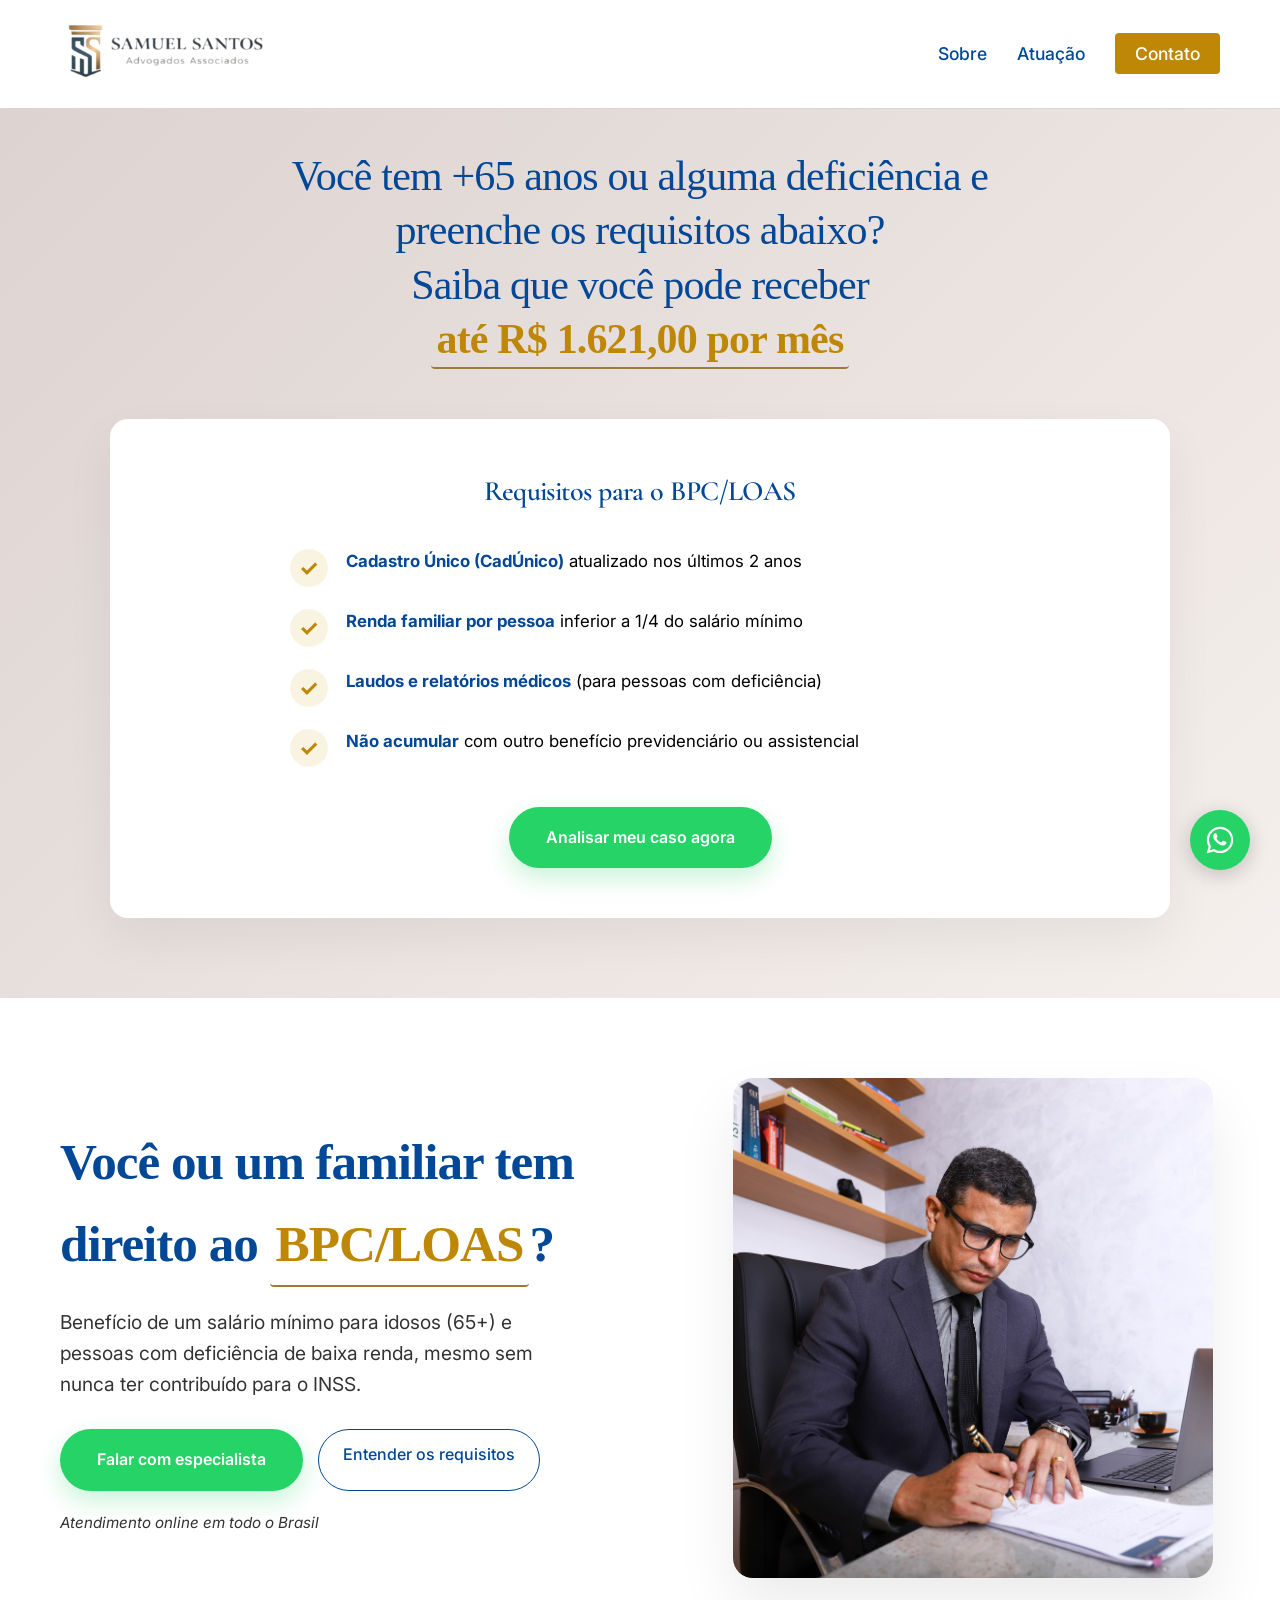
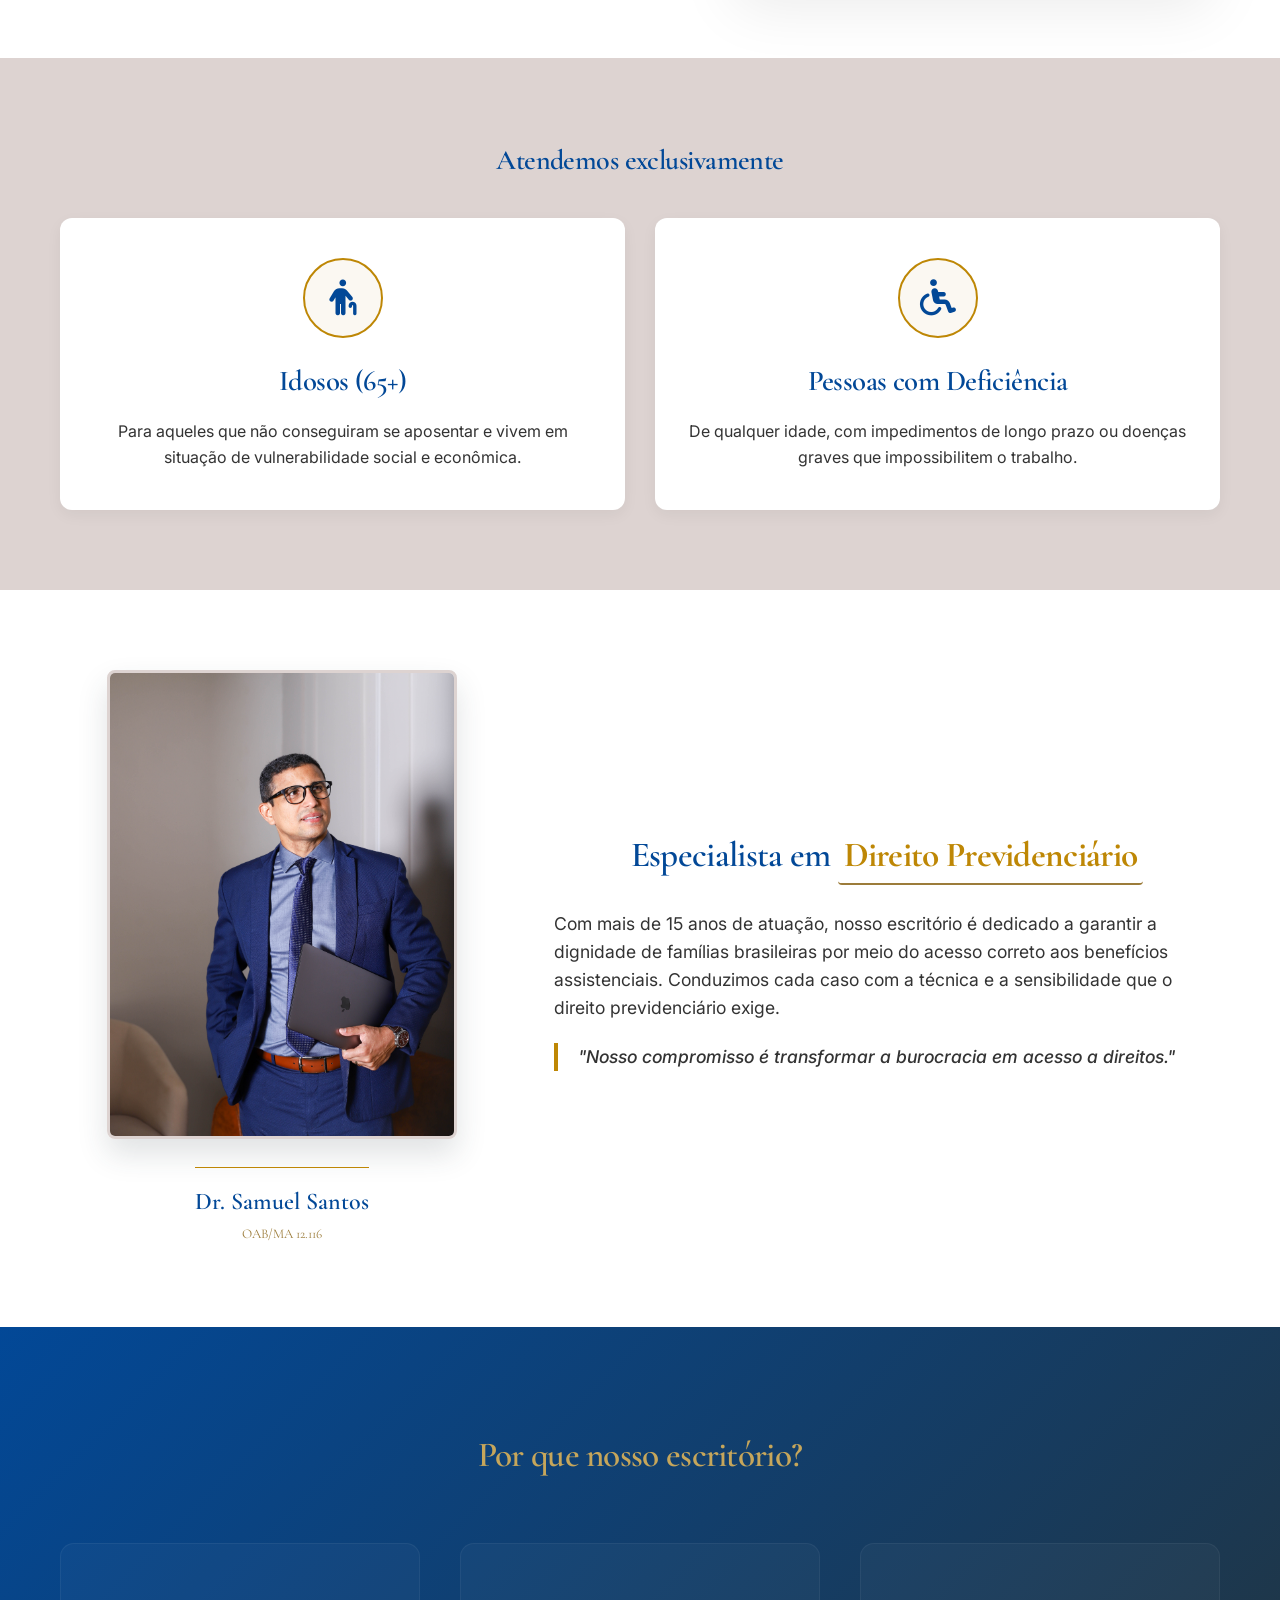
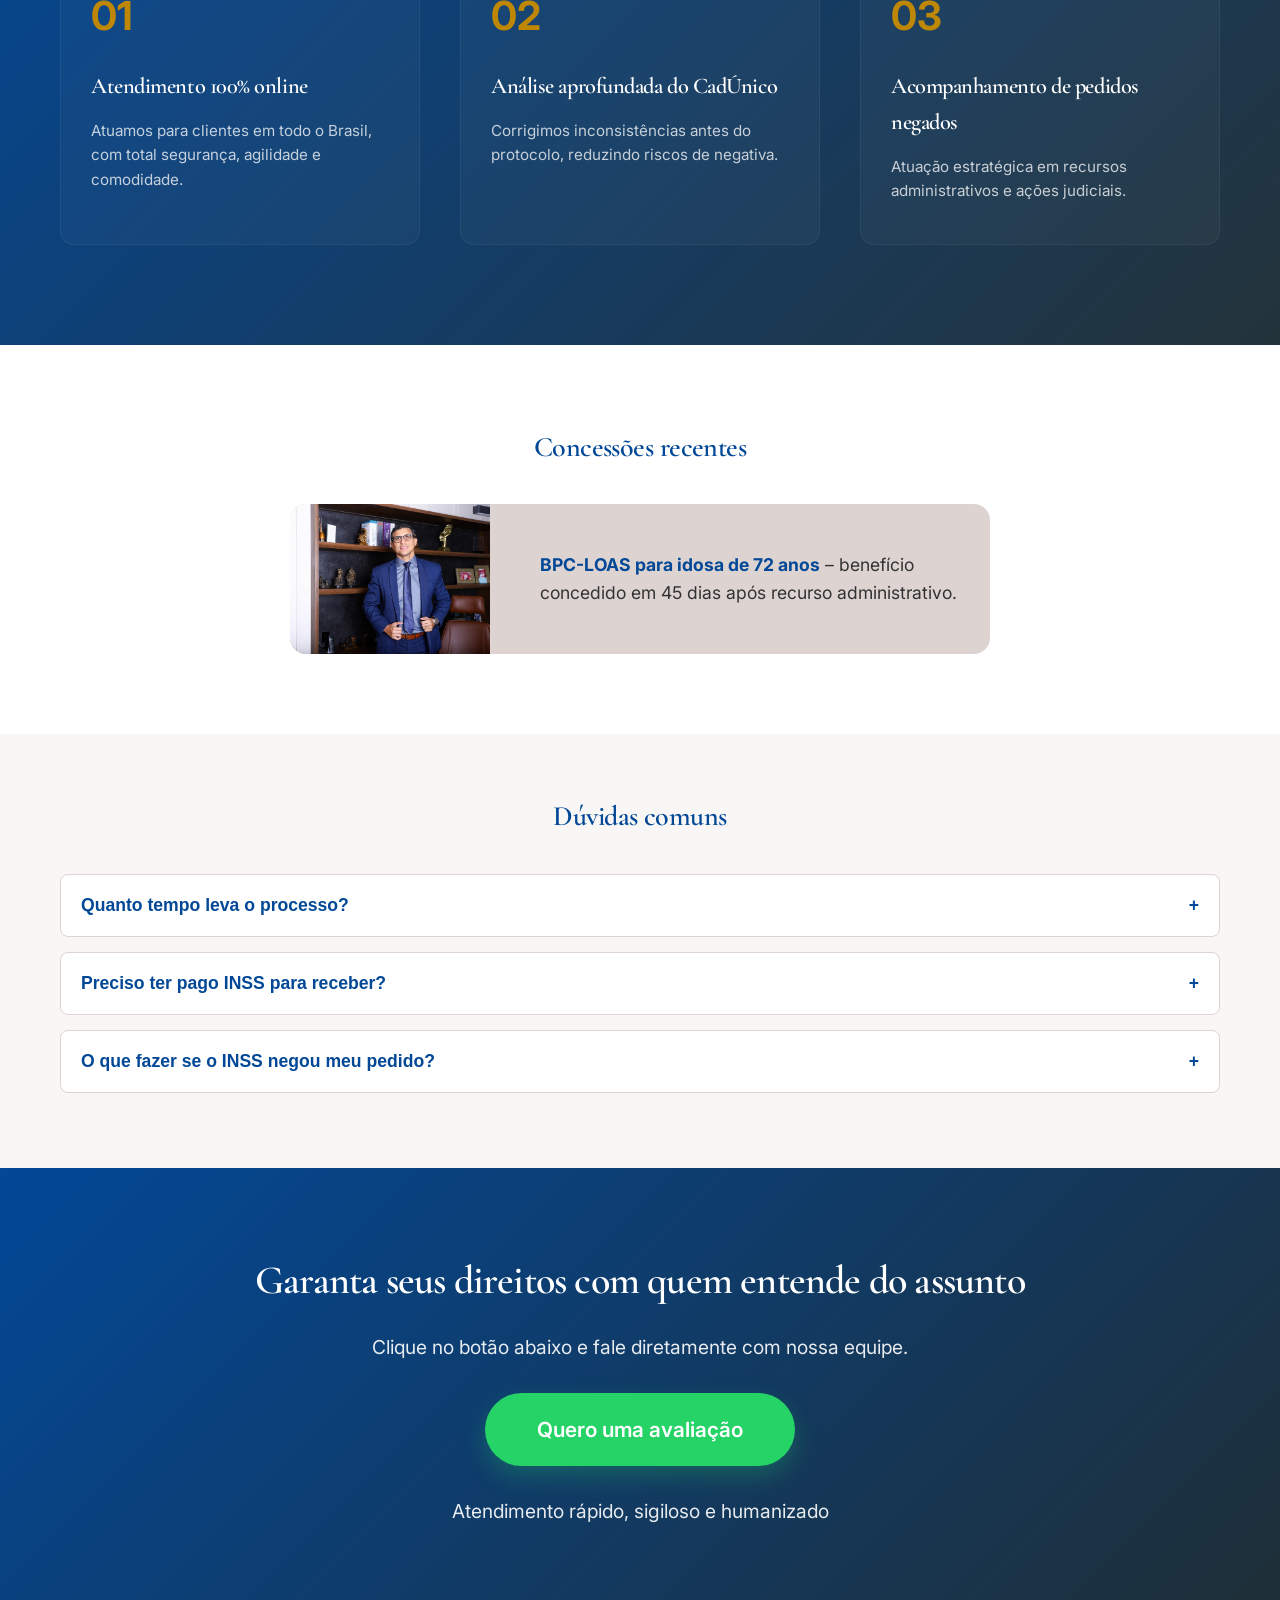
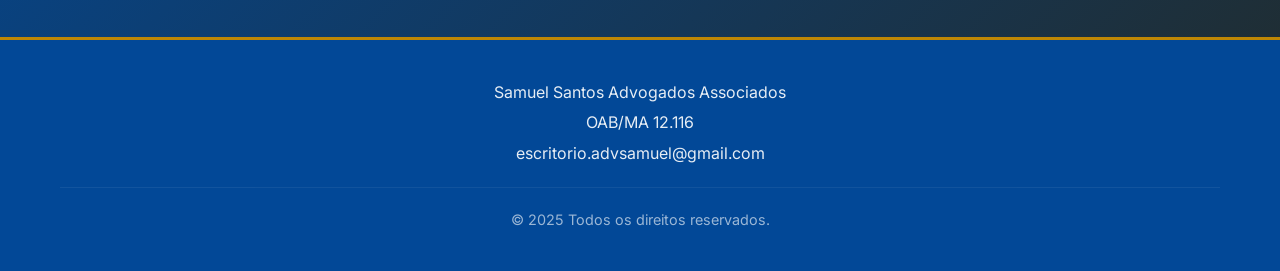
<file: bpcLoas/index.html>
<!DOCTYPE html>
<html lang="pt-BR">
<head>
    <meta charset="UTF-8">
    <meta name="viewport" content="width=device-width, initial-scale=1.0">
    <title>Samuel Santos Advogados - BPC/LOAS</title>
    
    <!-- CSS Externo -->
    <link rel="stylesheet" href="css/estilo.css">
    
    <!-- Fonte Google (opcional, para manter elegância) -->
    <link rel="preconnect" href="https://fonts.googleapis.com">
    <link rel="preconnect" href="https://fonts.gstatic.com" crossorigin>
    <link href="https://fonts.googleapis.com/css2?family=Cormorant+Garamond:wght@400;500;600;700&family=Inter:wght@300;400;500;600&display=swap" rel="stylesheet">
    <link rel="stylesheet" href="https://cdnjs.cloudflare.com/ajax/libs/font-awesome/6.5.1/css/all.min.css">
    <link rel="preconnect" href="https://fonts.googleapis.com">
    <link rel="preconnect" href="https://fonts.gstatic.com" crossorigin>
    <link href="https://fonts.googleapis.com/css2?family=DM+Sans:ital,opsz,wght@0,9..40,100..1000;1,9..40,100..1000&family=Quicksand:wght@300..700&display=swap" rel="stylesheet">
</head>
<body>
    <!-- HEADER COM LOGO -->
    <header class="cabecalho">
        <div class="container cabecalho-flex">
            <div class="logo">
                <img src="imagens/logo-samuel-santos.png" alt="Samuel Santos Advogados Associados" class="logo-img">
            </div>
            <nav class="menu-principal">
                <ul>
                    <li><a href="#sobre">Sobre</a></li>
                    <li><a href="#atuacao">Atuação</a></li>
                    <li><a href="#contato" class="btn-contato-header">Contato</a></li>
                </ul>
            </nav>
        </div>
    </header>

   <section id="requisitos" class="requisitos">
        <div class="container requisitos-wrapper">
            
            <div class="hero-conteudo-requisitos">
                <h1>
                    Você tem +65 anos ou alguma deficiência e preenche os requisitos abaixo?
                    <br>
                    Saiba que você pode receber 
                    <span class="destaque-dourado">até R$ 1.621,00 por mês</span>
                </h1>
            </div>

            <div class="box-requisitos">
                <h2 class="titulo-secao">Requisitos para o BPC/LOAS</h2>

                <div class="requisitos-lista">
                    <div class="item-requisito">
                        <span class="check-dourado">✓</span>
                        <p><strong>Cadastro Único (CadÚnico)</strong> atualizado nos últimos 2 anos</p>
                    </div>

                    <div class="item-requisito">
                        <span class="check-dourado">✓</span>
                        <p><strong>Renda familiar por pessoa</strong> inferior a 1/4 do salário mínimo</p>
                    </div>

                    <div class="item-requisito">
                        <span class="check-dourado">✓</span>
                        <p><strong>Laudos e relatórios médicos</strong> (para pessoas com deficiência)</p>
                    </div>

                    <div class="item-requisito">
                        <span class="check-dourado">✓</span>
                        <p><strong>Não acumular</strong> com outro benefício previdenciário ou assistencial</p>
                    </div>
                </div>

                <div class="cta-requisitos">
                    <a href="https://api.whatsapp.com/send/?phone=5598988746734" class="btn-whatsapp">
                        Analisar meu caso agora
                    </a>
                </div>
            </div>

        </div>
    </section>

    <!-- HERO SECTION (DOBRA PRINCIPAL) -->
    <section class="hero">
        <div class="container hero-grid">
            <div class="hero-conteudo">
                <h1>Você ou um familiar tem direito ao <span class="destaque-dourado">BPC/LOAS</span>?</h1>
                <p class="subtitulo-hero">Benefício de um salário mínimo para idosos (65+) e pessoas com deficiência de baixa renda, mesmo sem nunca ter contribuído para o INSS.</p>
                <div class="hero-ctas">
                    <a href="https://api.whatsapp.com/send/?phone=5598988746734" class="btn-whatsapp" target="_blank">Falar com especialista</a>
                    <a href="#requisitos" class="btn-secundario">Entender os requisitos</a>
                </div>
                <p class="nota-atendimento">Atendimento online em todo o Brasil</p>
            </div>
            <div class="hero-imagem">
                <!-- ESPAÇO PARA IMAGEM DE FUNDO (hero-bg.jpg) -->
                <img src="imagens/hero-bg.JPEG" alt="Atendimento jurídico humanizado" class="img-hero">
            </div>
        </div>
    </section>
    
    <!-- SEÇÃO "PARA QUEM É" (dois blocos: idosos e PcD) -->
    <section id="atuacao" class="publico">
        <div class="container">
            <h2 class="titulo-secao">Atendemos exclusivamente</h2>
            <div class="publico-grid">
                <div class="card-publico">
                    <div class="icone-card">
                        <i class="fa-solid fa-person-cane"></i>
                    </div>
                    <h3>Idosos (65+)</h3>
                    <p>Para aqueles que não conseguiram se aposentar e vivem em situação de vulnerabilidade social e econômica.</p>
                </div>
                <div class="card-publico">
                    <div class="icone-card">
                        <i class="fa-solid fa-wheelchair"></i>
                    </div>
                    <h3>Pessoas com Deficiência</h3>
                    <p>De qualquer idade, com impedimentos de longo prazo ou doenças graves que impossibilitem o trabalho.</p>
                </div>
            </div>
        </div>
    </section>

    <!-- SEÇÃO SOBRE O ESCRITÓRIO (com foto do advogado) -->
    <section id="sobre" class="sobre">
        <div class="container sobre-grid">
            <div class="sobre-imagem">
                <!-- ESPAÇO PARA FOTO DO ADVOGADO (foto-advogado.jpg) -->
                <img src="imagens/foto-advogado.JPEG" alt="Dr. Samuel Santos" class="foto-advogado">
                <div class="assinatura-dourada">
                    <span>Dr. Samuel Santos</span>
                    <small>OAB/MA 12.116</small>
                </div>    
            </div>    
            <div class="sobre-texto">
                <h2>Especialista em <span class="destaque-dourado">Direito Previdenciário</span></h2>
                <p>Com mais de 15 anos de atuação, nosso escritório é dedicado a garantir a dignidade de famílias brasileiras por meio do acesso correto aos benefícios assistenciais. Conduzimos cada caso com a técnica e a sensibilidade que o direito previdenciário exige.</p>
                <p class="filosofia">"Nosso compromisso é transformar a burocracia em acesso a direitos."</p>
            </div>    
        </div>    
    </section>    


    <!-- SEÇÃO DE DIFERENCIAIS (estilo site de referência) -->
    <section class="diferenciais">
        <div class="container">
            <h2 class="titulo-secao">Por que nosso escritório?</h2>

            <div class="diferenciais-grid">

                <div class="diferencial-item">
                    <div class="numero-dourado">01</div>
                    <h3>Atendimento 100% online</h3>
                    <p>Atuamos para clientes em todo o Brasil, com total segurança, agilidade e comodidade.</p>
                </div>

                <div class="diferencial-item">
                    <div class="numero-dourado">02</div>
                    <h3>Análise aprofundada do CadÚnico</h3>
                    <p>Corrigimos inconsistências antes do protocolo, reduzindo riscos de negativa.</p>
                </div>

                <div class="diferencial-item">
                    <div class="numero-dourado">03</div>
                    <h3>Acompanhamento de pedidos negados</h3>
                    <p>Atuação estratégica em recursos administrativos e ações judiciais.</p>
                </div>

            </div>
        </div>
    </section>

    <!-- SEÇÃO DE DECISÕES RECENTES (inspirada no site modelo) -->
    <section class="decisoes">
        <div class="container">
            <h2 class="titulo-secao">Concessões recentes</h2>
            <div class="card-decisao">
                <!-- ESPAÇO PARA IMAGEM (decisao-judicial.jpg) -->
                <img src="imagens/decisao-judicial.JPEG" alt="Decisão judicial favorável" class="img-decisao">
                <div class="decisao-texto">
                    <p><strong>BPC-LOAS para idosa de 72 anos</strong> – benefício concedido em 45 dias após recurso administrativo.</p>
                </div>
            </div>
        </div>
    </section>

    <!-- SEÇÃO DE PERGUNTAS FREQUENTES -->
    <section class="faq">
        <div class="container">
            <h2 class="titulo-secao">Dúvidas comuns</h2>
            <div class="faq-lista">
                <div class="faq-item">
                    <button class="faq-pergunta">Quanto tempo leva o processo?</button>
                    <div class="faq-resposta">
                        <p>O INSS tem até 45 dias para análise. Em caso de negativa, recursos e ações podem estender o prazo, mas atuamos para acelerar.</p>
                    </div>
                </div>
                <div class="faq-item">
                    <button class="faq-pergunta">Preciso ter pago INSS para receber?</button>
                    <div class="faq-resposta">
                        <p>Não. O BPC/LOAS é assistencial e não exige contribuição prévia.</p>
                    </div>
                </div>
                <div class="faq-item">
                    <button class="faq-pergunta">O que fazer se o INSS negou meu pedido?</button>
                    <div class="faq-resposta">
                        <p>Entre em contato conosco. Muitas negativas são revertidas com recurso adequado e nova documentação.</p>
                    </div>
                </div>
            </div>
        </div>
    </section>

    <!-- CTA FINAL E CONTATO -->
    <section id="contato" class="contato-final">
        <div class="container">
            <h2>Garanta seus direitos com quem entende do assunto</h2>
            <p>Clique no botão abaixo e fale diretamente com nossa equipe.</p>
            <a href="https://api.whatsapp.com/send/?phone=5598988746734" class="btn-whatsapp btn-grande" target="_blank">
                Quero uma avaliação
            </a>
            <p class="nota-rodape">Atendimento rápido, sigiloso e humanizado</p>
        </div>
    </section>

    <!-- RODAPÉ -->
    <footer class="rodape">
        <div class="container">
            <div class="rodape-info">
                <p>Samuel Santos Advogados Associados</p>
                <p>OAB/MA 12.116</p>
                <p>escritorio.advsamuel@gmail.com</p>
            </div>
            <p class="copyright">© 2025 Todos os direitos reservados.</p>
        </div>
    </footer>

    <!-- BOTÃO FLUTUANTE WHATSAPP -->
    <a href="https://api.whatsapp.com/send/?phone=5598988746734" class="whatsapp-float" target="_blank">
        <img src="data:image/svg+xml,%3Csvg xmlns='http://www.w3.org/2000/svg' width='32' height='32' viewBox='0 0 24 24' fill='%23ffffff'%3E%3Cpath d='M19.05 4.91A9.816 9.816 0 0 0 12.04 2c-5.46 0-9.91 4.45-9.91 9.91 0 1.75.46 3.45 1.32 4.95L2 22l5.25-1.38c1.45.79 3.08 1.21 4.74 1.21 5.46 0 9.91-4.45 9.91-9.91 0-2.65-1.03-5.14-2.9-7.01zm-7.01 15.24c-1.48 0-2.93-.4-4.2-1.15l-.3-.18-3.12.82.83-3.04-.2-.31a8.264 8.264 0 0 1-1.26-4.38c0-4.54 3.7-8.24 8.24-8.24 2.2 0 4.27.86 5.82 2.42a8.183 8.183 0 0 1 2.41 5.83c.02 4.54-3.68 8.23-8.22 8.23z'/%3E%3Cpath d='M16.15 13.4c-.24-.12-1.43-.71-1.65-.79-.22-.08-.38-.12-.54.12-.16.24-.63.79-.77.95-.14.16-.29.18-.53.06-.24-.12-1.01-.37-1.92-1.18-.71-.63-1.19-1.41-1.33-1.65-.14-.24-.02-.37.1-.49.11-.11.24-.29.36-.43.12-.14.16-.24.24-.4.08-.16.04-.3-.02-.42-.06-.12-.54-1.3-.74-1.78-.2-.48-.4-.42-.55-.43h-.47c-.16 0-.42.06-.64.3-.22.24-.86.84-.86 2.05 0 1.21.88 2.38 1 2.54.12.16 1.73 2.64 4.19 3.62.59.23 1.05.37 1.41.47.59.16 1.13.14 1.56.09.48-.06 1.48-.61 1.69-1.2.21-.59.21-1.1.15-1.21-.06-.11-.22-.17-.46-.29z'/%3E%3C/svg%3E" alt="WhatsApp">
    </a>

    <!-- JS Externo -->
    <script src="js/scripts.js"></script>
</body>
</html>
</file>
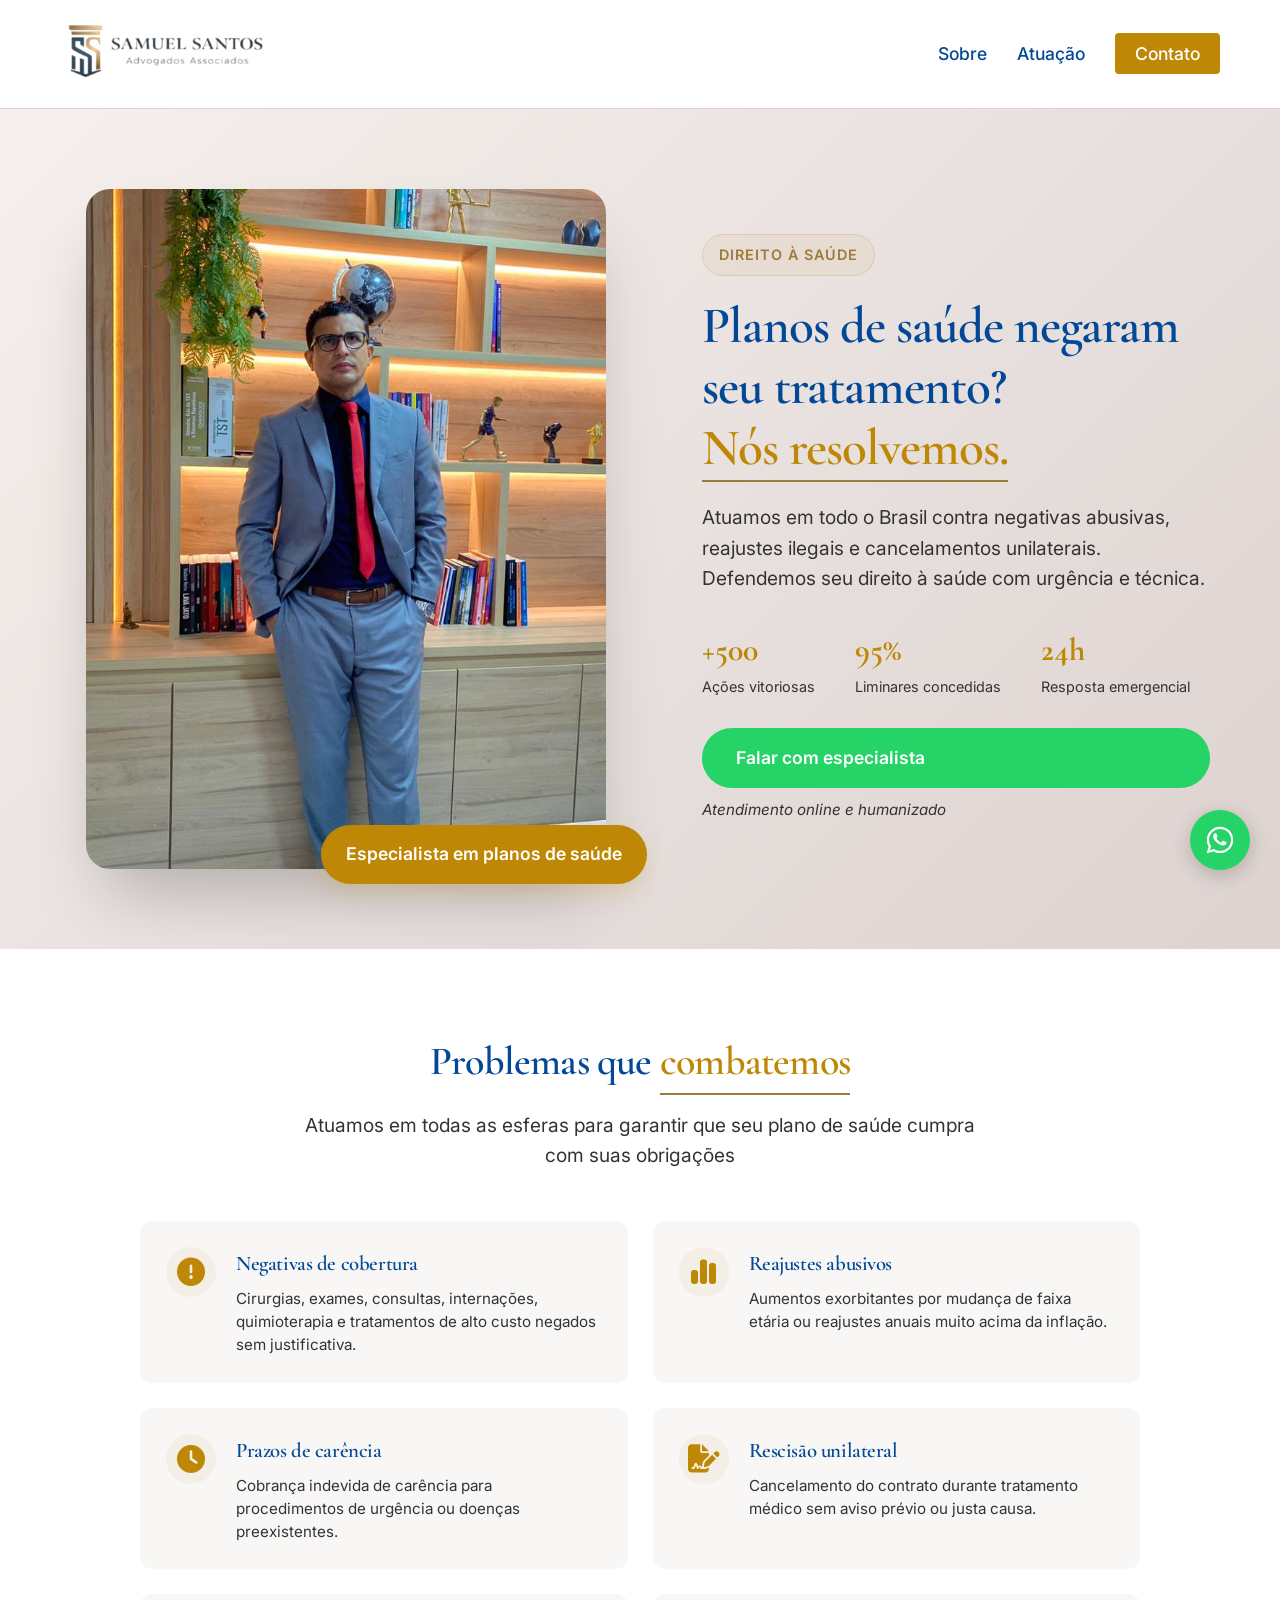
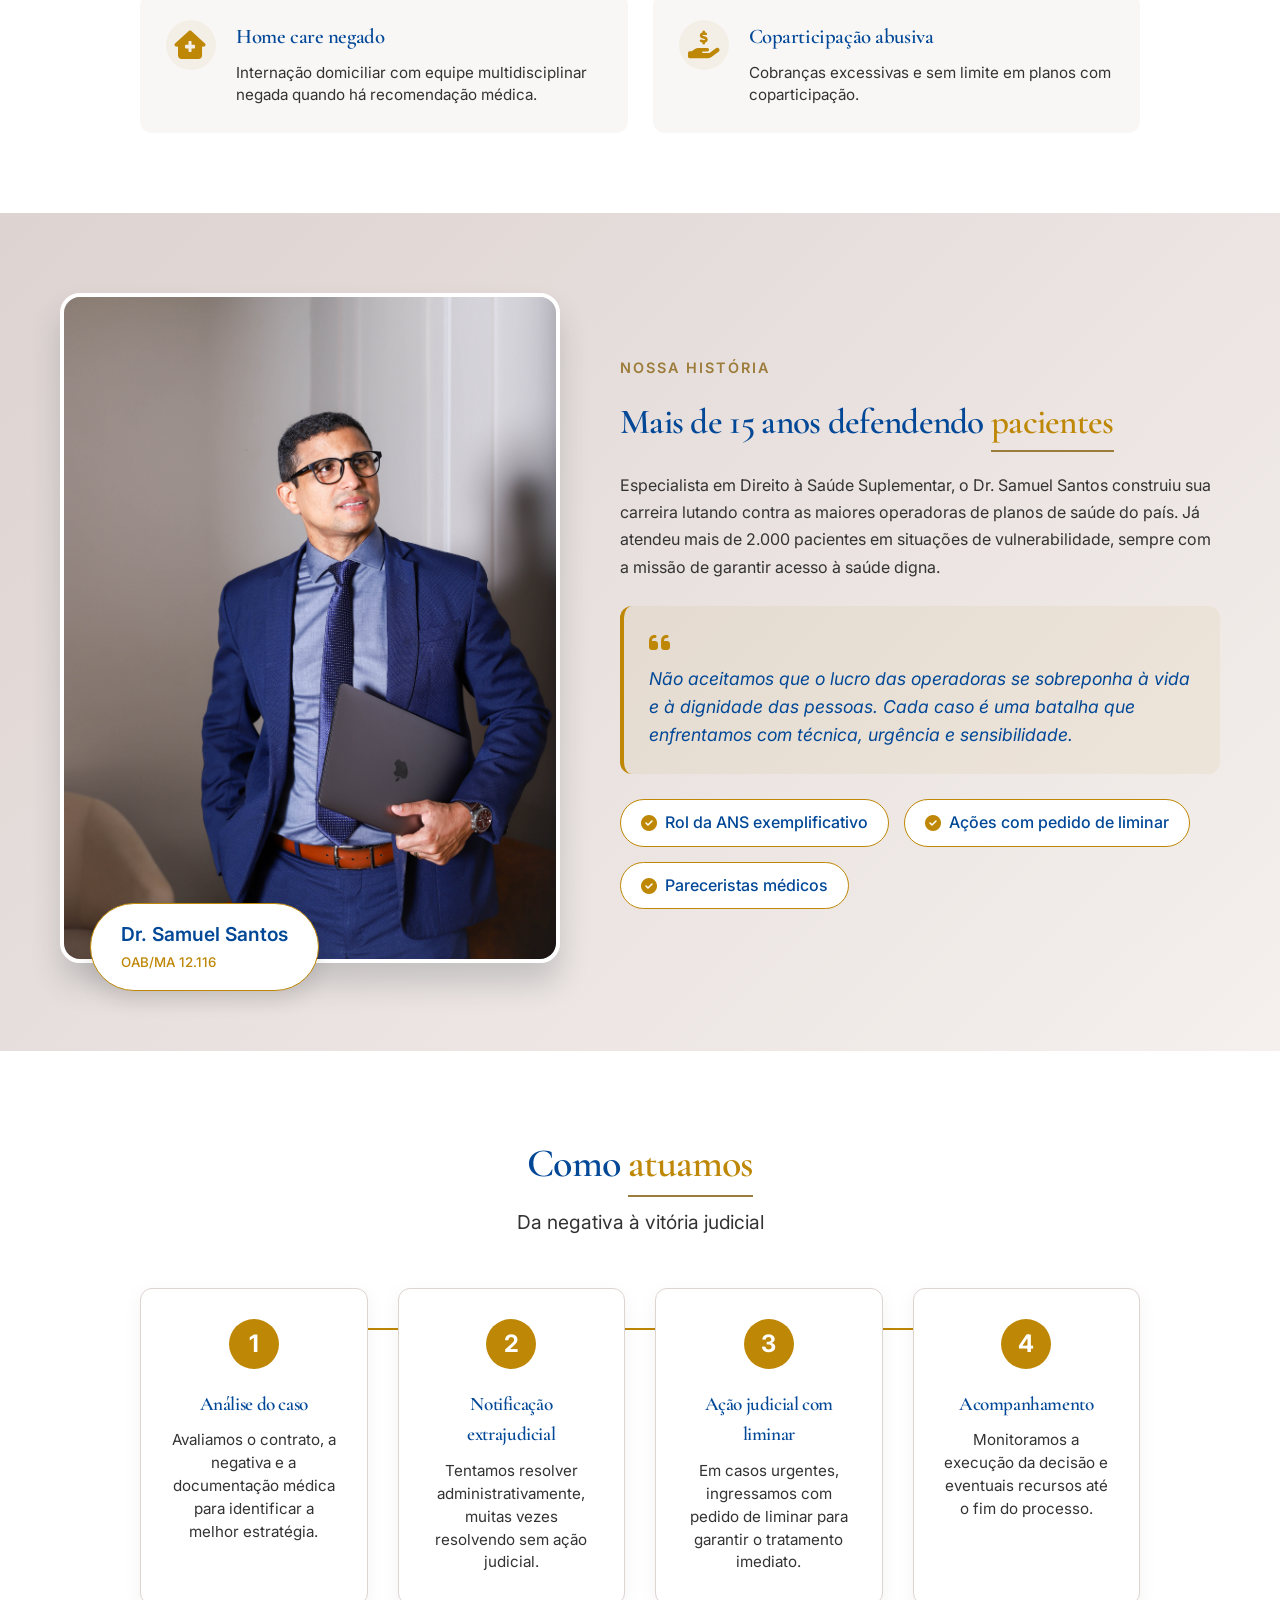
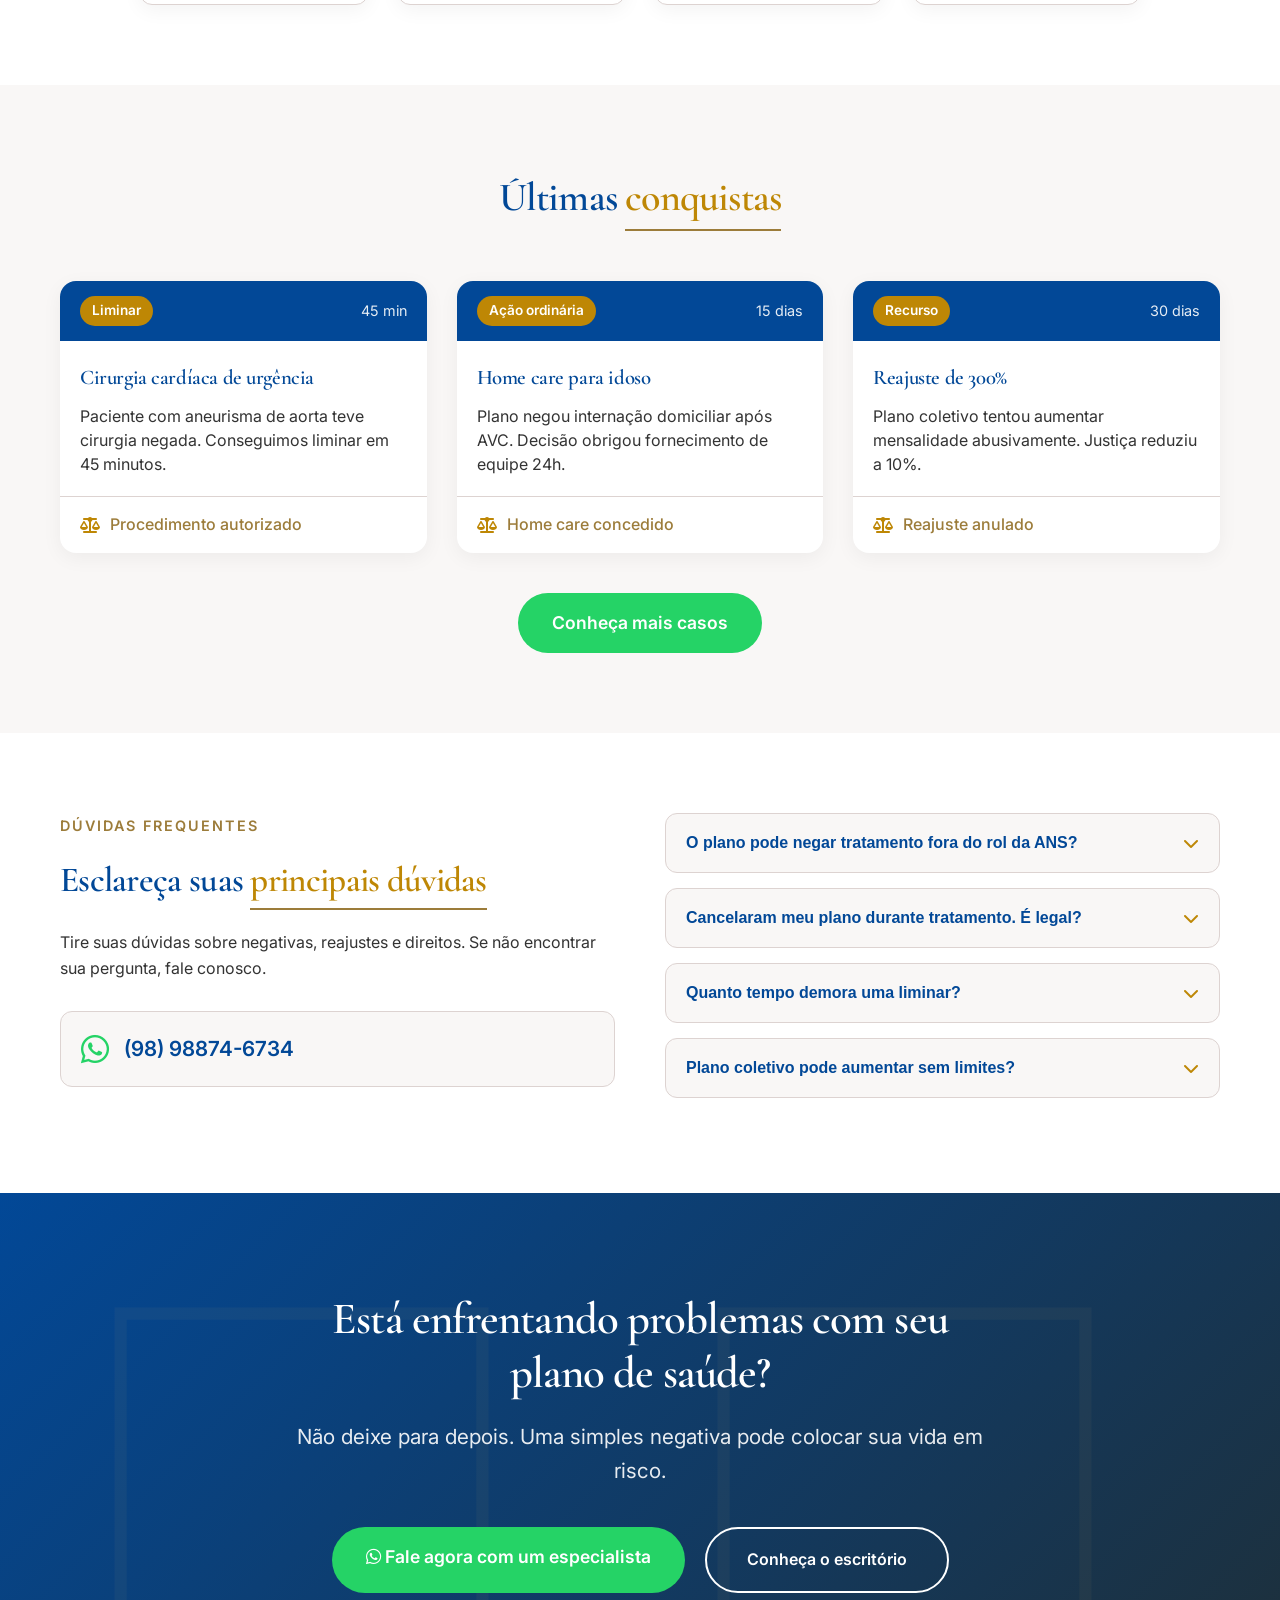
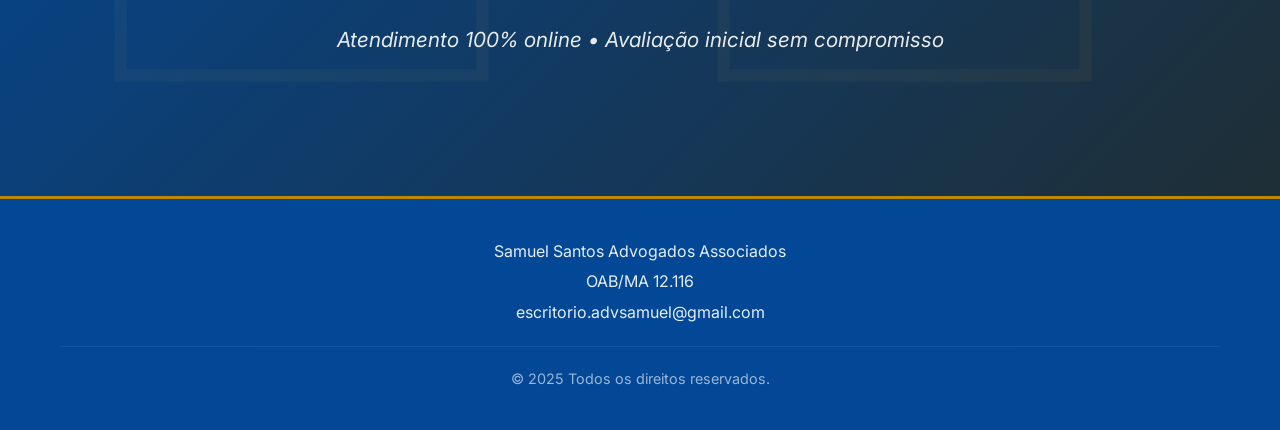
<file: planoDeSaude/index.html>
<!DOCTYPE html>
<html lang="pt-BR">
<head>
    <meta charset="UTF-8">
    <meta name="viewport" content="width=device-width, initial-scale=1.0">
    <title>Samuel Santos Advogados - Direito do Plano de Saúde</title>
    <link rel="stylesheet" href="css/estilo.css">
    <link rel="preconnect" href="https://fonts.googleapis.com">
    <link rel="preconnect" href="https://fonts.gstatic.com" crossorigin>
    <link href="https://fonts.googleapis.com/css2?family=Cormorant+Garamond:wght@400;500;600;700&family=Inter:wght@300;400;500;600&display=swap" rel="stylesheet">
    <link rel="stylesheet" href="https://cdnjs.cloudflare.com/ajax/libs/font-awesome/6.5.1/css/all.min.css">
</head>
<body>
    <!-- HEADER COM LOGO (mantido) -->
    <header class="cabecalho">
        <div class="container cabecalho-flex">
            <div class="logo">
                <img src="imagens/logo-samuel-santos.png" alt="Samuel Santos Advogados Associados" class="logo-img">
            </div>
            <nav class="menu-principal">
                <ul>
                    <li><a href="#sobre">Sobre</a></li>
                    <li><a href="#atuacao">Atuação</a></li>
                    <li><a href="#contato" class="btn-contato-header">Contato</a></li>
                </ul>
            </nav>
        </div>
    </header>

    <!-- HERO SECTION - NOVO LAYOUT (imagem à esquerda, texto à direita) -->
    <section class="hero-novo">
        <div class="container hero-novo-grid">
            <div class="hero-novo-imagem">
                <img src="imagens/hero-bg.jpeg" alt="Atendimento jurídico" class="img-hero-novo">
                <div class="hero-novo-destaque">
                    <span>Especialista em planos de saúde</span>
                </div>
            </div>
            <div class="hero-novo-conteudo">
                <span class="hero-novo-tag">DIREITO À SAÚDE</span>
                <h1>Planos de saúde negaram seu tratamento? <span class="destaque-dourado">Nós resolvemos.</span></h1>
                <p class="hero-novo-texto">Atuamos em todo o Brasil contra negativas abusivas, reajustes ilegais e cancelamentos unilaterais. Defendemos seu direito à saúde com urgência e técnica.</p>
                <div class="hero-novo-stats">
                    <div class="stat-item">
                        <span class="stat-numero">+500</span>
                        <span class="stat-label">Ações vitoriosas</span>
                    </div>
                    <div class="stat-item">
                        <span class="stat-numero">95%</span>
                        <span class="stat-label">Liminares concedidas</span>
                    </div>
                    <div class="stat-item">
                        <span class="stat-numero">24h</span>
                        <span class="stat-label">Resposta emergencial</span>
                    </div>
                </div>
                <div class="hero-novo-cta">
                    <a href="https://api.whatsapp.com/send/?phone=5598988746734" class="btn-whatsapp" target="_blank">Falar com especialista</a>
                    <p class="hero-novo-nota">Atendimento online e humanizado</p>
                </div>
            </div>
        </div>
    </section>

    <!-- SEÇÃO DE PROBLEMAS - CARDS HORIZONTAIS (formato diferente) -->
    <section class="problemas">
        <div class="container">
            <div class="problemas-header">
                <h2 class="problemas-titulo">Problemas que <span class="destaque-dourado">combatemos</span></h2>
                <p class="problemas-subtitulo">Atuamos em todas as esferas para garantir que seu plano de saúde cumpra com suas obrigações</p>
            </div>
            <div class="problemas-lista">
                <div class="problema-item">
                    <div class="problema-icone">
                        <i class="fa-solid fa-circle-exclamation"></i>
                    </div>
                    <div class="problema-conteudo">
                        <h3>Negativas de cobertura</h3>
                        <p>Cirurgias, exames, consultas, internações, quimioterapia e tratamentos de alto custo negados sem justificativa.</p>
                    </div>
                </div>
                <div class="problema-item">
                    <div class="problema-icone">
                        <i class="fa-solid fa-chart-simple"></i>
                    </div>
                    <div class="problema-conteudo">
                        <h3>Reajustes abusivos</h3>
                        <p>Aumentos exorbitantes por mudança de faixa etária ou reajustes anuais muito acima da inflação.</p>
                    </div>
                </div>
                <div class="problema-item">
                    <div class="problema-icone">
                        <i class="fa-solid fa-clock"></i>
                    </div>
                    <div class="problema-conteudo">
                        <h3>Prazos de carência</h3>
                        <p>Cobrança indevida de carência para procedimentos de urgência ou doenças preexistentes.</p>
                    </div>
                </div>
                <div class="problema-item">
                    <div class="problema-icone">
                        <i class="fa-solid fa-file-signature"></i>
                    </div>
                    <div class="problema-conteudo">
                        <h3>Rescisão unilateral</h3>
                        <p>Cancelamento do contrato durante tratamento médico sem aviso prévio ou justa causa.</p>
                    </div>
                </div>
                <div class="problema-item">
                    <div class="problema-icone">
                        <i class="fa-solid fa-house-medical"></i>
                    </div>
                    <div class="problema-conteudo">
                        <h3>Home care negado</h3>
                        <p>Internação domiciliar com equipe multidisciplinar negada quando há recomendação médica.</p>
                    </div>
                </div>
                <div class="problema-item">
                    <div class="problema-icone">
                        <i class="fa-solid fa-hand-holding-dollar"></i>
                    </div>
                    <div class="problema-conteudo">
                        <h3>Coparticipação abusiva</h3>
                        <p>Cobranças excessivas e sem limite em planos com coparticipação.</p>
                    </div>
                </div>
            </div>
        </div>
    </section>

    <!-- SOBRE O ADVOGADO - NOVO LAYOUT (diferente do anterior) -->
    <section id="sobre" class="sobre-novo">
        <div class="container">
            <div class="sobre-novo-grid">
                <div class="sobre-novo-imagem">
                    <img src="imagens/foto-advogado.JPEG" alt="Dr. Samuel Santos" class="foto-advogado-novo">
                    <div class="sobre-novo-credenciais">
                        <span>Dr. Samuel Santos</span>
                        <small>OAB/MA 12.116</small>
                    </div>
                </div>
                <div class="sobre-novo-texto">
                    <span class="sobre-novo-tag">NOSSA HISTÓRIA</span>
                    <h2>Mais de 15 anos defendendo <span class="destaque-dourado">pacientes</span></h2>
                    <p>Especialista em Direito à Saúde Suplementar, o Dr. Samuel Santos construiu sua carreira lutando contra as maiores operadoras de planos de saúde do país. Já atendeu mais de 2.000 pacientes em situações de vulnerabilidade, sempre com a missão de garantir acesso à saúde digna.</p>
                    <div class="sobre-novo-quote">
                        <i class="fa-solid fa-quote-left"></i>
                        <p>Não aceitamos que o lucro das operadoras se sobreponha à vida e à dignidade das pessoas. Cada caso é uma batalha que enfrentamos com técnica, urgência e sensibilidade.</p>
                    </div>
                    <div class="sobre-novo-atuacao">
                        <div class="atuacao-tag">
                            <i class="fa-solid fa-check-circle"></i>
                            <span>Rol da ANS exemplificativo</span>
                        </div>
                        <div class="atuacao-tag">
                            <i class="fa-solid fa-check-circle"></i>
                            <span>Ações com pedido de liminar</span>
                        </div>
                        <div class="atuacao-tag">
                            <i class="fa-solid fa-check-circle"></i>
                            <span>Pareceristas médicos</span>
                        </div>
                    </div>
                </div>
            </div>
        </div>
    </section>

    <!-- SEÇÃO DE ATUAÇÃO - TIMELINE/HORIZONTAL (formato inovador) -->
    <section id="atuacao" class="atuacao-timeline">
        <div class="container">
            <h2 class="timeline-titulo">Como <span class="destaque-dourado">atuamos</span></h2>
            <p class="timeline-subtitulo">Da negativa à vitória judicial</p>
            <div class="timeline">
                <div class="timeline-item">
                    <div class="timeline-numero">1</div>
                    <div class="timeline-conteudo">
                        <h3>Análise do caso</h3>
                        <p>Avaliamos o contrato, a negativa e a documentação médica para identificar a melhor estratégia.</p>
                    </div>
                </div>
                <div class="timeline-item">
                    <div class="timeline-numero">2</div>
                    <div class="timeline-conteudo">
                        <h3>Notificação extrajudicial</h3>
                        <p>Tentamos resolver administrativamente, muitas vezes resolvendo sem ação judicial.</p>
                    </div>
                </div>
                <div class="timeline-item">
                    <div class="timeline-numero">3</div>
                    <div class="timeline-conteudo">
                        <h3>Ação judicial com liminar</h3>
                        <p>Em casos urgentes, ingressamos com pedido de liminar para garantir o tratamento imediato.</p>
                    </div>
                </div>
                <div class="timeline-item">
                    <div class="timeline-numero">4</div>
                    <div class="timeline-conteudo">
                        <h3>Acompanhamento</h3>
                        <p>Monitoramos a execução da decisão e eventuais recursos até o fim do processo.</p>
                    </div>
                </div>
            </div>
        </div>
    </section>

    <!-- SEÇÃO DE CASOS DE SUCESSO - CARROSEL ESTÁTICO (diferente) -->
    <section class="casos-sucesso">
        <div class="container">
            <h2 class="casos-titulo">Últimas <span class="destaque-dourado">conquistas</span></h2>
            <div class="casos-grid">
                <div class="caso-card">
                    <div class="caso-header">
                        <span class="caso-tipo">Liminar</span>
                        <span class="caso-data">45 min</span>
                    </div>
                    <h3>Cirurgia cardíaca de urgência</h3>
                    <p>Paciente com aneurisma de aorta teve cirurgia negada. Conseguimos liminar em 45 minutos.</p>
                    <div class="caso-resultado">
                        <i class="fa-solid fa-scale-balanced"></i>
                        <span>Procedimento autorizado</span>
                    </div>
                </div>
                <div class="caso-card">
                    <div class="caso-header">
                        <span class="caso-tipo">Ação ordinária</span>
                        <span class="caso-data">15 dias</span>
                    </div>
                    <h3>Home care para idoso</h3>
                    <p>Plano negou internação domiciliar após AVC. Decisão obrigou fornecimento de equipe 24h.</p>
                    <div class="caso-resultado">
                        <i class="fa-solid fa-scale-balanced"></i>
                        <span>Home care concedido</span>
                    </div>
                </div>
                <div class="caso-card">
                    <div class="caso-header">
                        <span class="caso-tipo">Recurso</span>
                        <span class="caso-data">30 dias</span>
                    </div>
                    <h3>Reajuste de 300%</h3>
                    <p>Plano coletivo tentou aumentar mensalidade abusivamente. Justiça reduziu a 10%.</p>
                    <div class="caso-resultado">
                        <i class="fa-solid fa-scale-balanced"></i>
                        <span>Reajuste anulado</span>
                    </div>
                </div>
            </div>
            <div class="casos-cta">
                <a href="https://api.whatsapp.com/send/?phone=5598988746734" class="btn-whatsapp">Conheça mais casos</a>
            </div>
        </div>
    </section>

    <!-- SEÇÃO DE PERGUNTAS - FORMATO ACORDEÃO DUPLO (diferente) -->
    <section class="faq-duplo">
        <div class="container">
            <div class="faq-duplo-grid">
                <div class="faq-duplo-info">
                    <span class="faq-tag">DÚVIDAS FREQUENTES</span>
                    <h2>Esclareça suas <span class="destaque-dourado">principais dúvidas</span></h2>
                    <p>Tire suas dúvidas sobre negativas, reajustes e direitos. Se não encontrar sua pergunta, fale conosco.</p>
                    <div class="faq-duplo-contato">
                        <i class="fa-brands fa-whatsapp"></i>
                        <span>(98) 98874-6734</span>
                    </div>
                </div>
                <div class="faq-duplo-lista">
                    <div class="faq-duplo-item">
                        <button class="faq-duplo-pergunta">
                            O plano pode negar tratamento fora do rol da ANS?
                            <i class="fa-solid fa-chevron-down"></i>
                        </button>
                        <div class="faq-duplo-resposta">
                            <p>Não. O rol da ANS é exemplificativo, ou seja, o plano deve cobrir procedimentos prescritos pelo médico mesmo que não estejam na lista, desde que comprovada a necessidade.</p>
                        </div>
                    </div>
                    <div class="faq-duplo-item">
                        <button class="faq-duplo-pergunta">
                            Cancelaram meu plano durante tratamento. É legal?
                            <i class="fa-solid fa-chevron-down"></i>
                        </button>
                        <div class="faq-duplo-resposta">
                            <p>Não. A ANS proíbe a rescisão unilateral durante internação ou tratamento médico. Conseguimos liminares para reintegração em até 24h.</p>
                        </div>
                    </div>
                    <div class="faq-duplo-item">
                        <button class="faq-duplo-pergunta">
                            Quanto tempo demora uma liminar?
                            <i class="fa-solid fa-chevron-down"></i>
                        </button>
                        <div class="faq-duplo-resposta">
                            <p>Em casos de urgência com risco à vida, podemos conseguir uma liminar em até 24 horas.</p>
                        </div>
                    </div>
                    <div class="faq-duplo-item">
                        <button class="faq-duplo-pergunta">
                            Plano coletivo pode aumentar sem limites?
                            <i class="fa-solid fa-chevron-down"></i>
                        </button>
                        <div class="faq-duplo-resposta">
                            <p>Não. Reajustes abusivos em planos coletivos podem ser questionados na justiça, mesmo sem previsão contratual clara.</p>
                        </div>
                    </div>
                </div>
            </div>
        </div>
    </section>

    <!-- SEÇÃO CTA - NOVO FORMATO COM FUNDO DIFERENTE -->
    <section id="contato" class="cta-especial">
        <div class="container">
            <div class="cta-especial-conteudo">
                <h2>Está enfrentando problemas com seu plano de saúde?</h2>
                <p>Não deixe para depois. Uma simples negativa pode colocar sua vida em risco.</p>
                <div class="cta-especial-botoes">
                    <a href="https://api.whatsapp.com/send/?phone=5598988746734" class="btn-whatsapp btn-grande" target="_blank">
                        <i class="fa-brands fa-whatsapp"></i> Fale agora com um especialista
                    </a>
                    <a href="#sobre" class="btn-secundario-claro">Conheça o escritório</a>
                </div>
                <p class="cta-especial-nota">Atendimento 100% online • Avaliação inicial sem compromisso</p>
            </div>
        </div>
    </section>

    <!-- RODAPÉ (mantido) -->
    <footer class="rodape">
        <div class="container">
            <div class="rodape-info">
                <p>Samuel Santos Advogados Associados</p>
                <p>OAB/MA 12.116</p>
                <p>escritorio.advsamuel@gmail.com</p>
            </div>
            <p class="copyright">© 2025 Todos os direitos reservados.</p>
        </div>
    </footer>

    <!-- WHATSAPP FLOAT (mantido) -->
    <a href="https://api.whatsapp.com/send/?phone=5598988746734" class="whatsapp-float" target="_blank">
        <img src="data:image/svg+xml,%3Csvg xmlns='http://www.w3.org/2000/svg' width='32' height='32' viewBox='0 0 24 24' fill='%23ffffff'%3E%3Cpath d='M19.05 4.91A9.816 9.816 0 0 0 12.04 2c-5.46 0-9.91 4.45-9.91 9.91 0 1.75.46 3.45 1.32 4.95L2 22l5.25-1.38c1.45.79 3.08 1.21 4.74 1.21 5.46 0 9.91-4.45 9.91-9.91 0-2.65-1.03-5.14-2.9-7.01zm-7.01 15.24c-1.48 0-2.93-.4-4.2-1.15l-.3-.18-3.12.82.83-3.04-.2-.31a8.264 8.264 0 0 1-1.26-4.38c0-4.54 3.7-8.24 8.24-8.24 2.2 0 4.27.86 5.82 2.42a8.183 8.183 0 0 1 2.41 5.83c.02 4.54-3.68 8.23-8.22 8.23z'/%3E%3Cpath d='M16.15 13.4c-.24-.12-1.43-.71-1.65-.79-.22-.08-.38-.12-.54.12-.16.24-.63.79-.77.95-.14.16-.29.18-.53.06-.24-.12-1.01-.37-1.92-1.18-.71-.63-1.19-1.41-1.33-1.65-.14-.24-.02-.37.1-.49.11-.11.24-.29.36-.43.12-.14.16-.24.24-.4.08-.16.04-.3-.02-.42-.06-.12-.54-1.3-.74-1.78-.2-.48-.4-.42-.55-.43h-.47c-.16 0-.42.06-.64.3-.22.24-.86.84-.86 2.05 0 1.21.88 2.38 1 2.54.12.16 1.73 2.64 4.19 3.62.59.23 1.05.37 1.41.47.59.16 1.13.14 1.56.09.48-.06 1.48-.61 1.69-1.2.21-.59.21-1.1.15-1.21-.06-.11-.22-.17-.46-.29z'/%3E%3C/svg%3E" alt="WhatsApp">
    </a>

    <script src="js/scripts.js"></script>
</body>
</html>
</file>
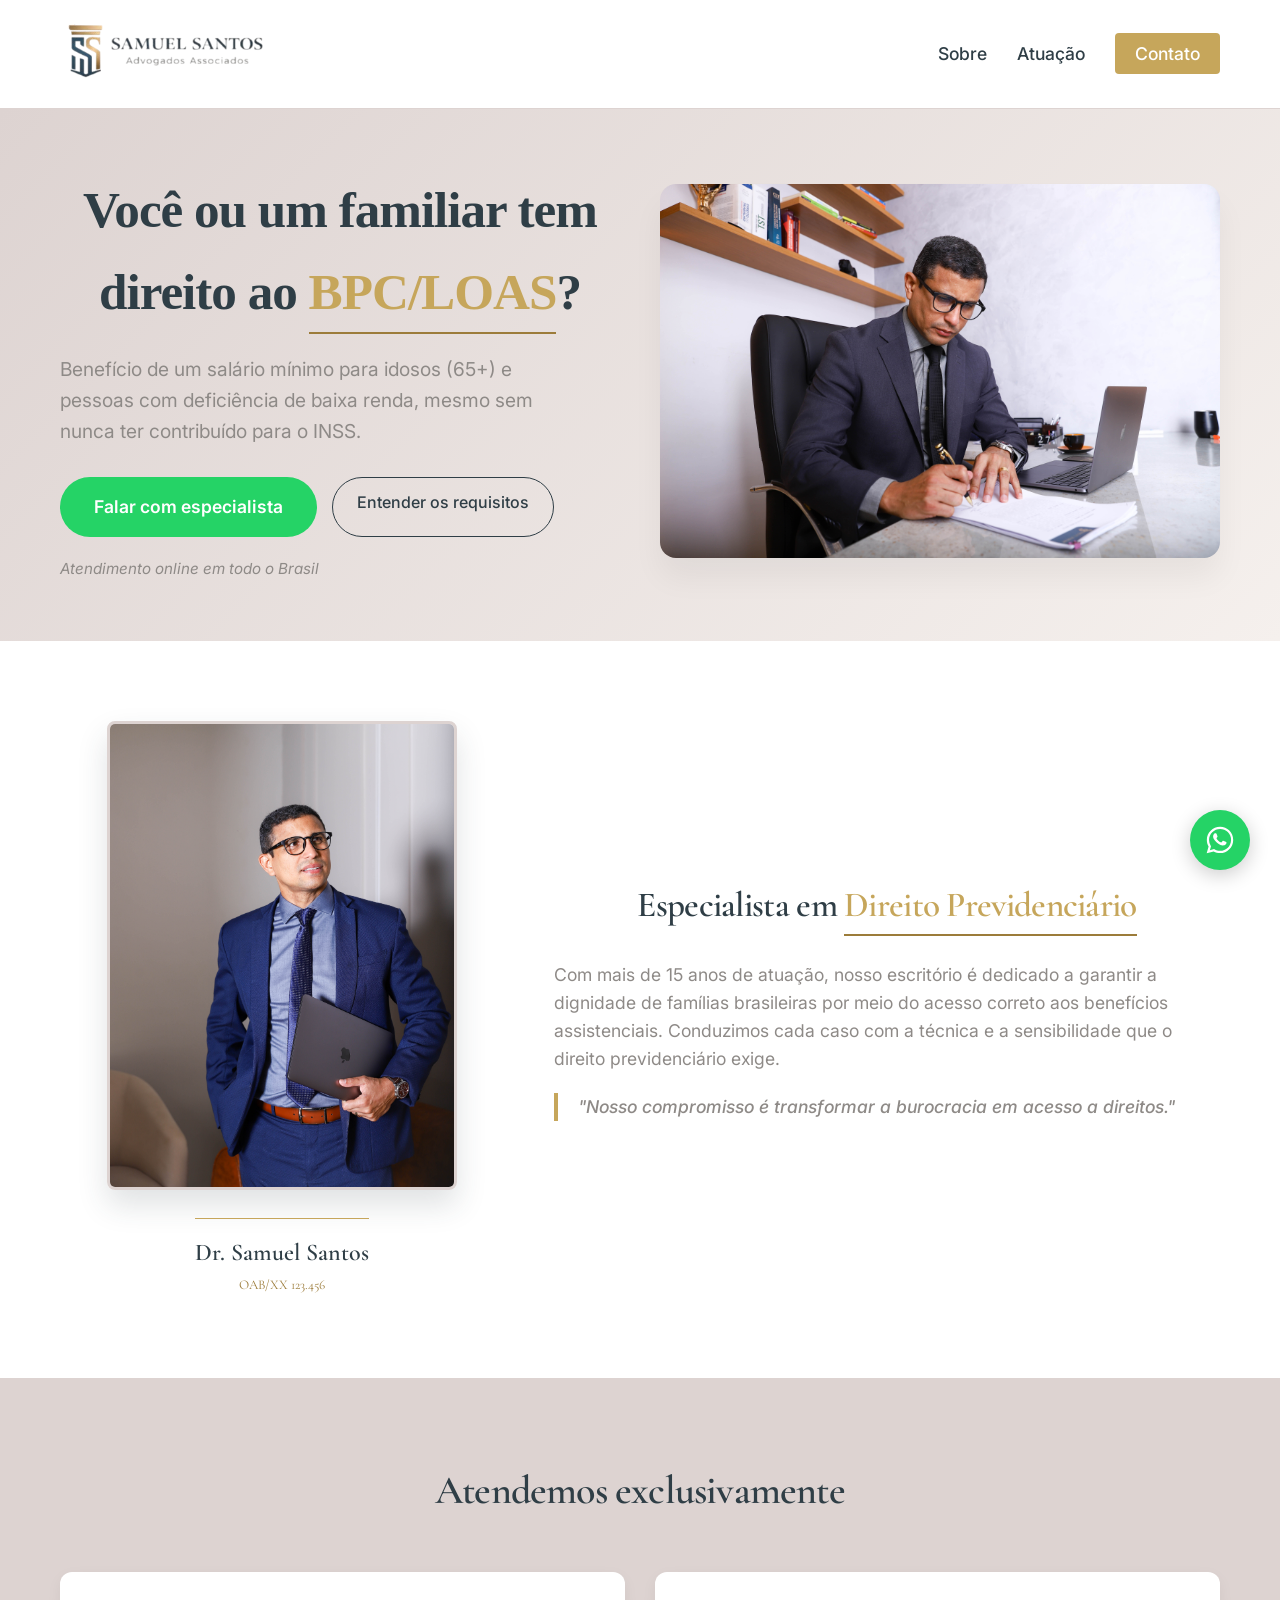
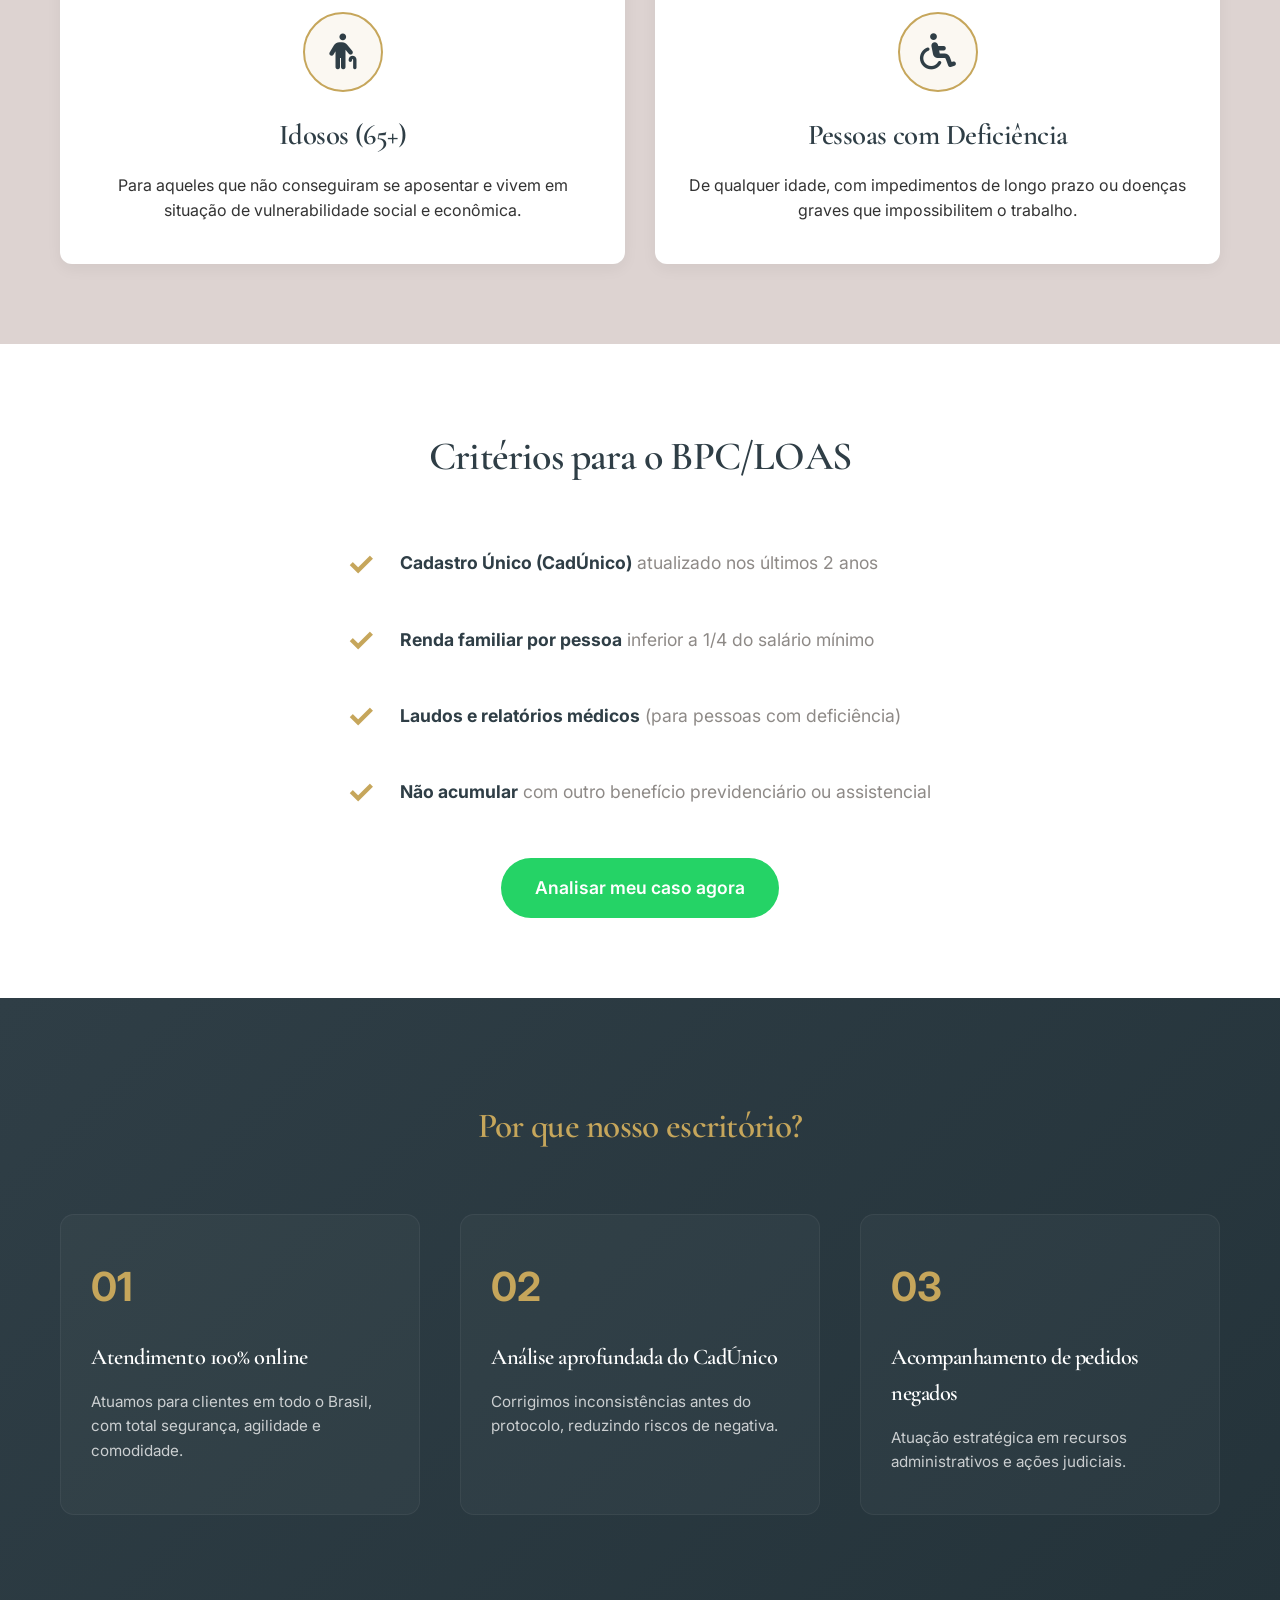
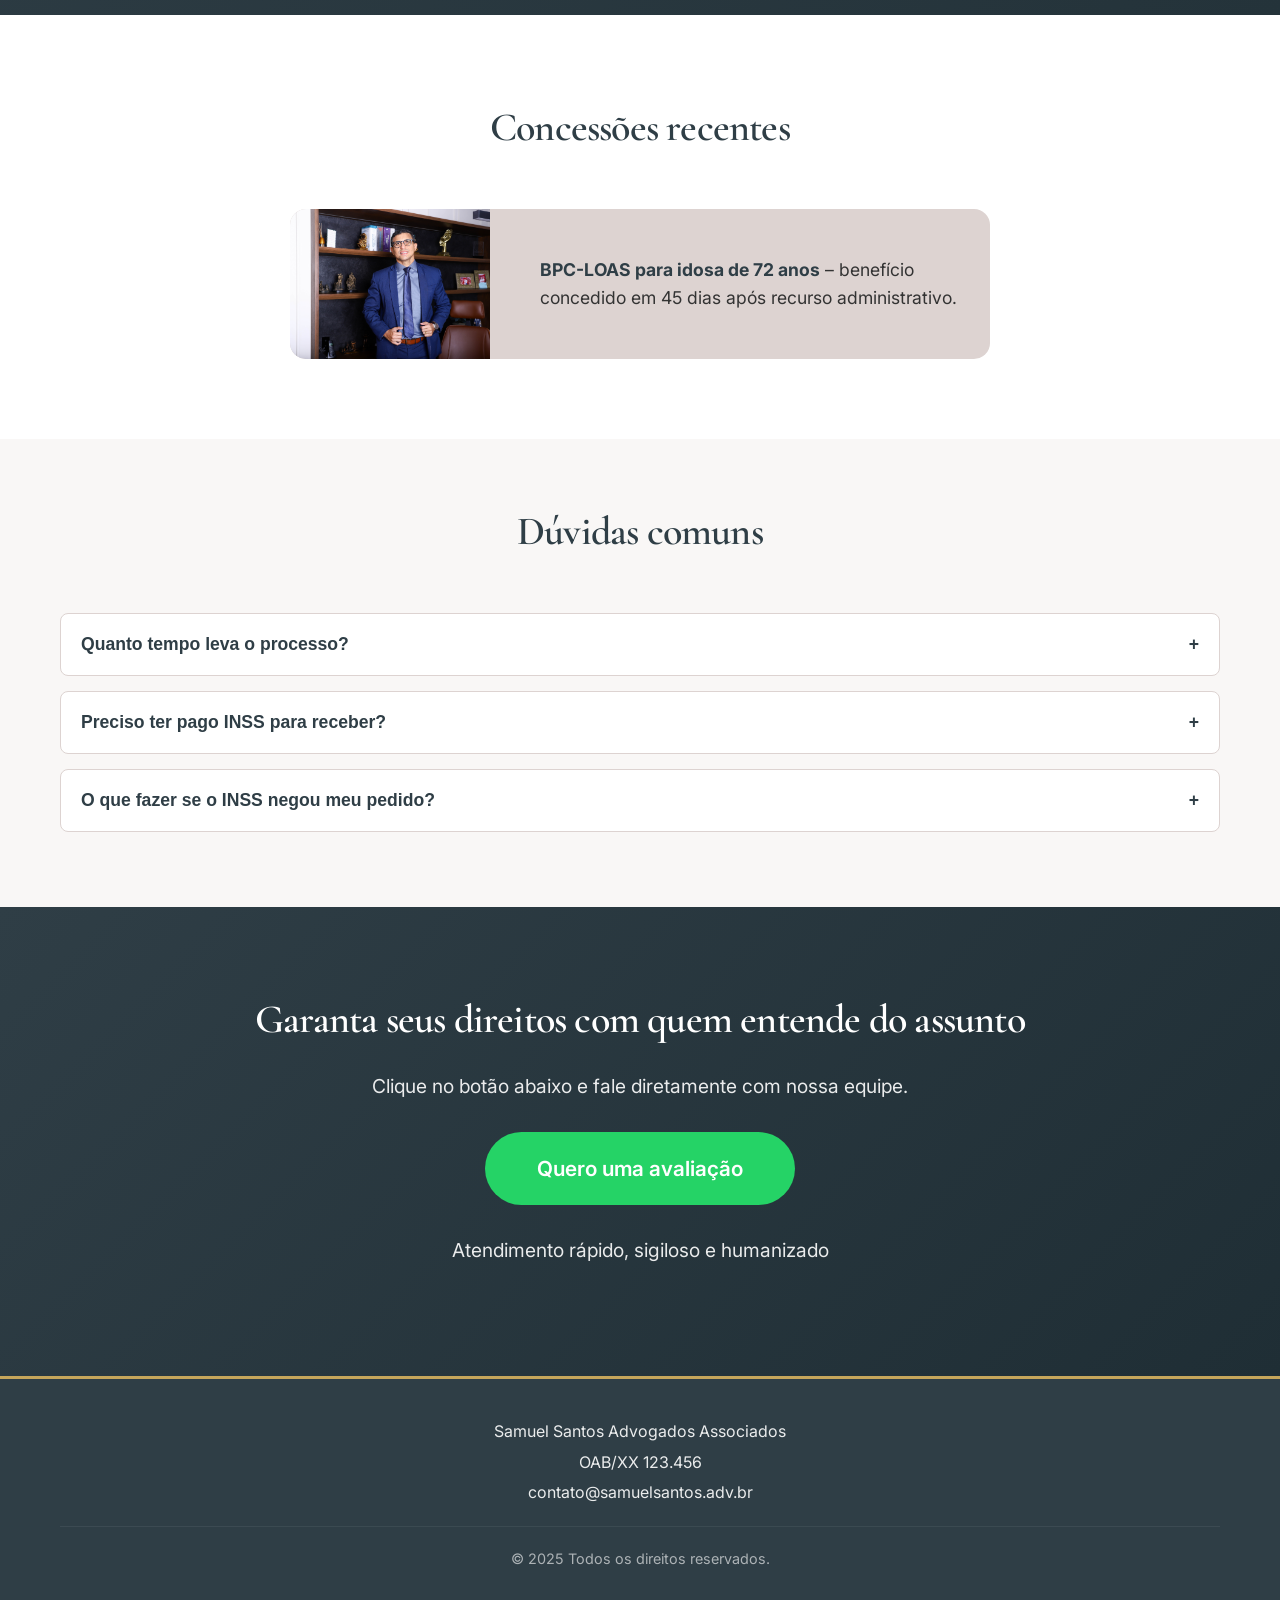
<file: LandingSamuel/bpcLoas/index.html>
<!DOCTYPE html>
<html lang="pt-BR">
<head>
    <meta charset="UTF-8">
    <meta name="viewport" content="width=device-width, initial-scale=1.0">
    <title>Samuel Santos Advogados - BPC/LOAS</title>
    
    <!-- CSS Externo -->
    <link rel="stylesheet" href="css/estilo.css">
    
    <!-- Fonte Google (opcional, para manter elegância) -->
    <link rel="preconnect" href="https://fonts.googleapis.com">
    <link rel="preconnect" href="https://fonts.gstatic.com" crossorigin>
    <link href="https://fonts.googleapis.com/css2?family=Cormorant+Garamond:wght@400;500;600;700&family=Inter:wght@300;400;500;600&display=swap" rel="stylesheet">
    <link rel="stylesheet" href="https://cdnjs.cloudflare.com/ajax/libs/font-awesome/6.5.1/css/all.min.css">
    <link rel="preconnect" href="https://fonts.googleapis.com">
    <link rel="preconnect" href="https://fonts.gstatic.com" crossorigin>
    <link href="https://fonts.googleapis.com/css2?family=DM+Sans:ital,opsz,wght@0,9..40,100..1000;1,9..40,100..1000&family=Quicksand:wght@300..700&display=swap" rel="stylesheet">
</head>
<body>
    <!-- HEADER COM LOGO -->
    <header class="cabecalho">
        <div class="container cabecalho-flex">
            <div class="logo">
                <img src="imagens/logo-samuel-santos.png" alt="Samuel Santos Advogados Associados" class="logo-img">
            </div>
            <nav class="menu-principal">
                <ul>
                    <li><a href="#sobre">Sobre</a></li>
                    <li><a href="#atuacao">Atuação</a></li>
                    <li><a href="#contato" class="btn-contato-header">Contato</a></li>
                </ul>
            </nav>
        </div>
    </header>

    <!-- HERO SECTION (DOBRA PRINCIPAL) -->
    <section class="hero">
        <div class="container hero-grid">
            <div class="hero-conteudo">
                <h1>Você ou um familiar tem direito ao <span class="destaque-dourado">BPC/LOAS</span>?</h1>
                <p class="subtitulo-hero">Benefício de um salário mínimo para idosos (65+) e pessoas com deficiência de baixa renda, mesmo sem nunca ter contribuído para o INSS.</p>
                <div class="hero-ctas">
                    <a href="https://wa.me/5511999999999" class="btn-whatsapp" target="_blank">Falar com especialista</a>
                    <a href="#requisitos" class="btn-secundario">Entender os requisitos</a>
                </div>
                <p class="nota-atendimento">Atendimento online em todo o Brasil</p>
            </div>
            <div class="hero-imagem">
                <!-- ESPAÇO PARA IMAGEM DE FUNDO (hero-bg.jpg) -->
                <img src="imagens/hero-bg.JPEG" alt="Atendimento jurídico humanizado" class="img-hero">
            </div>
        </div>
    </section>

    <!-- SEÇÃO SOBRE O ESCRITÓRIO (com foto do advogado) -->
    <section id="sobre" class="sobre">
        <div class="container sobre-grid">
            <div class="sobre-imagem">
                <!-- ESPAÇO PARA FOTO DO ADVOGADO (foto-advogado.jpg) -->
                <img src="imagens/foto-advogado.JPEG" alt="Dr. Samuel Santos" class="foto-advogado">
                <div class="assinatura-dourada">
                    <span>Dr. Samuel Santos</span>
                    <small>OAB/XX 123.456</small>
                </div>
            </div>
            <div class="sobre-texto">
                <h2>Especialista em <span class="destaque-dourado">Direito Previdenciário</span></h2>
                <p>Com mais de 15 anos de atuação, nosso escritório é dedicado a garantir a dignidade de famílias brasileiras por meio do acesso correto aos benefícios assistenciais. Conduzimos cada caso com a técnica e a sensibilidade que o direito previdenciário exige.</p>
                <p class="filosofia">"Nosso compromisso é transformar a burocracia em acesso a direitos."</p>
            </div>
        </div>
    </section>

    <!-- SEÇÃO "PARA QUEM É" (dois blocos: idosos e PcD) -->
    <section id="atuacao" class="publico">
        <div class="container">
            <h2 class="titulo-secao">Atendemos exclusivamente</h2>
            <div class="publico-grid">
                <div class="card-publico">
                    <div class="icone-card">
                        <i class="fa-solid fa-person-cane"></i>
                    </div>
                    <h3>Idosos (65+)</h3>
                    <p>Para aqueles que não conseguiram se aposentar e vivem em situação de vulnerabilidade social e econômica.</p>
                </div>
                <div class="card-publico">
                    <div class="icone-card">
                        <i class="fa-solid fa-wheelchair"></i>
                    </div>
                    <h3>Pessoas com Deficiência</h3>
                    <p>De qualquer idade, com impedimentos de longo prazo ou doenças graves que impossibilitem o trabalho.</p>
                </div>
            </div>
        </div>
    </section>

    <!-- SEÇÃO DE REQUISITOS (CHECKLIST INSTITUCIONAL) -->
    <section id="requisitos" class="requisitos">
        <div class="container">
            <h2 class="titulo-secao">Critérios para o BPC/LOAS</h2>
            <div class="requisitos-lista">
                <div class="item-requisito">
                    <span class="check-dourado">✓</span>
                    <p><strong>Cadastro Único (CadÚnico)</strong> atualizado nos últimos 2 anos</p>
                </div>
                <div class="item-requisito">
                    <span class="check-dourado">✓</span>
                    <p><strong>Renda familiar por pessoa</strong> inferior a 1/4 do salário mínimo</p>
                </div>
                <div class="item-requisito">
                    <span class="check-dourado">✓</span>
                    <p><strong>Laudos e relatórios médicos</strong> (para pessoas com deficiência)</p>
                </div>
                <div class="item-requisito">
                    <span class="check-dourado">✓</span>
                    <p><strong>Não acumular</strong> com outro benefício previdenciário ou assistencial</p>
                </div>
            </div>
            <div class="cta-requisitos">
                <a href="https://wa.me/5511999999999" class="btn-whatsapp">Analisar meu caso agora</a>
            </div>
        </div>
    </section>

    <!-- SEÇÃO DE DIFERENCIAIS (estilo site de referência) -->
    <section class="diferenciais">
        <div class="container">
            <h2 class="titulo-secao">Por que nosso escritório?</h2>

            <div class="diferenciais-grid">

                <div class="diferencial-item">
                    <div class="numero-dourado">01</div>
                    <h3>Atendimento 100% online</h3>
                    <p>Atuamos para clientes em todo o Brasil, com total segurança, agilidade e comodidade.</p>
                </div>

                <div class="diferencial-item">
                    <div class="numero-dourado">02</div>
                    <h3>Análise aprofundada do CadÚnico</h3>
                    <p>Corrigimos inconsistências antes do protocolo, reduzindo riscos de negativa.</p>
                </div>

                <div class="diferencial-item">
                    <div class="numero-dourado">03</div>
                    <h3>Acompanhamento de pedidos negados</h3>
                    <p>Atuação estratégica em recursos administrativos e ações judiciais.</p>
                </div>

            </div>
        </div>
    </section>

    <!-- SEÇÃO DE DECISÕES RECENTES (inspirada no site modelo) -->
    <section class="decisoes">
        <div class="container">
            <h2 class="titulo-secao">Concessões recentes</h2>
            <div class="card-decisao">
                <!-- ESPAÇO PARA IMAGEM (decisao-judicial.jpg) -->
                <img src="imagens/decisao-judicial.JPEG" alt="Decisão judicial favorável" class="img-decisao">
                <div class="decisao-texto">
                    <p><strong>BPC-LOAS para idosa de 72 anos</strong> – benefício concedido em 45 dias após recurso administrativo.</p>
                </div>
            </div>
        </div>
    </section>

    <!-- SEÇÃO DE PERGUNTAS FREQUENTES -->
    <section class="faq">
        <div class="container">
            <h2 class="titulo-secao">Dúvidas comuns</h2>
            <div class="faq-lista">
                <div class="faq-item">
                    <button class="faq-pergunta">Quanto tempo leva o processo?</button>
                    <div class="faq-resposta">
                        <p>O INSS tem até 45 dias para análise. Em caso de negativa, recursos e ações podem estender o prazo, mas atuamos para acelerar.</p>
                    </div>
                </div>
                <div class="faq-item">
                    <button class="faq-pergunta">Preciso ter pago INSS para receber?</button>
                    <div class="faq-resposta">
                        <p>Não. O BPC/LOAS é assistencial e não exige contribuição prévia.</p>
                    </div>
                </div>
                <div class="faq-item">
                    <button class="faq-pergunta">O que fazer se o INSS negou meu pedido?</button>
                    <div class="faq-resposta">
                        <p>Entre em contato conosco. Muitas negativas são revertidas com recurso adequado e nova documentação.</p>
                    </div>
                </div>
            </div>
        </div>
    </section>

    <!-- CTA FINAL E CONTATO -->
    <section id="contato" class="contato-final">
        <div class="container">
            <h2>Garanta seus direitos com quem entende do assunto</h2>
            <p>Clique no botão abaixo e fale diretamente com nossa equipe.</p>
            <a href="https://wa.me/5511999999999" class="btn-whatsapp btn-grande" target="_blank">
                Quero uma avaliação
            </a>
            <p class="nota-rodape">Atendimento rápido, sigiloso e humanizado</p>
        </div>
    </section>

    <!-- RODAPÉ -->
    <footer class="rodape">
        <div class="container">
            <div class="rodape-info">
                <p>Samuel Santos Advogados Associados</p>
                <p>OAB/XX 123.456</p>
                <p>contato@samuelsantos.adv.br</p>
            </div>
            <p class="copyright">© 2025 Todos os direitos reservados.</p>
        </div>
    </footer>

    <!-- BOTÃO FLUTUANTE WHATSAPP -->
    <a href="https://wa.me/5511999999999" class="whatsapp-float" target="_blank">
        <img src="data:image/svg+xml,%3Csvg xmlns='http://www.w3.org/2000/svg' width='32' height='32' viewBox='0 0 24 24' fill='%23ffffff'%3E%3Cpath d='M19.05 4.91A9.816 9.816 0 0 0 12.04 2c-5.46 0-9.91 4.45-9.91 9.91 0 1.75.46 3.45 1.32 4.95L2 22l5.25-1.38c1.45.79 3.08 1.21 4.74 1.21 5.46 0 9.91-4.45 9.91-9.91 0-2.65-1.03-5.14-2.9-7.01zm-7.01 15.24c-1.48 0-2.93-.4-4.2-1.15l-.3-.18-3.12.82.83-3.04-.2-.31a8.264 8.264 0 0 1-1.26-4.38c0-4.54 3.7-8.24 8.24-8.24 2.2 0 4.27.86 5.82 2.42a8.183 8.183 0 0 1 2.41 5.83c.02 4.54-3.68 8.23-8.22 8.23z'/%3E%3Cpath d='M16.15 13.4c-.24-.12-1.43-.71-1.65-.79-.22-.08-.38-.12-.54.12-.16.24-.63.79-.77.95-.14.16-.29.18-.53.06-.24-.12-1.01-.37-1.92-1.18-.71-.63-1.19-1.41-1.33-1.65-.14-.24-.02-.37.1-.49.11-.11.24-.29.36-.43.12-.14.16-.24.24-.4.08-.16.04-.3-.02-.42-.06-.12-.54-1.3-.74-1.78-.2-.48-.4-.42-.55-.43h-.47c-.16 0-.42.06-.64.3-.22.24-.86.84-.86 2.05 0 1.21.88 2.38 1 2.54.12.16 1.73 2.64 4.19 3.62.59.23 1.05.37 1.41.47.59.16 1.13.14 1.56.09.48-.06 1.48-.61 1.69-1.2.21-.59.21-1.1.15-1.21-.06-.11-.22-.17-.46-.29z'/%3E%3C/svg%3E" alt="WhatsApp">
    </a>

    <!-- JS Externo -->
    <script src="js/scripts.js"></script>
</body>
</html>
</file>
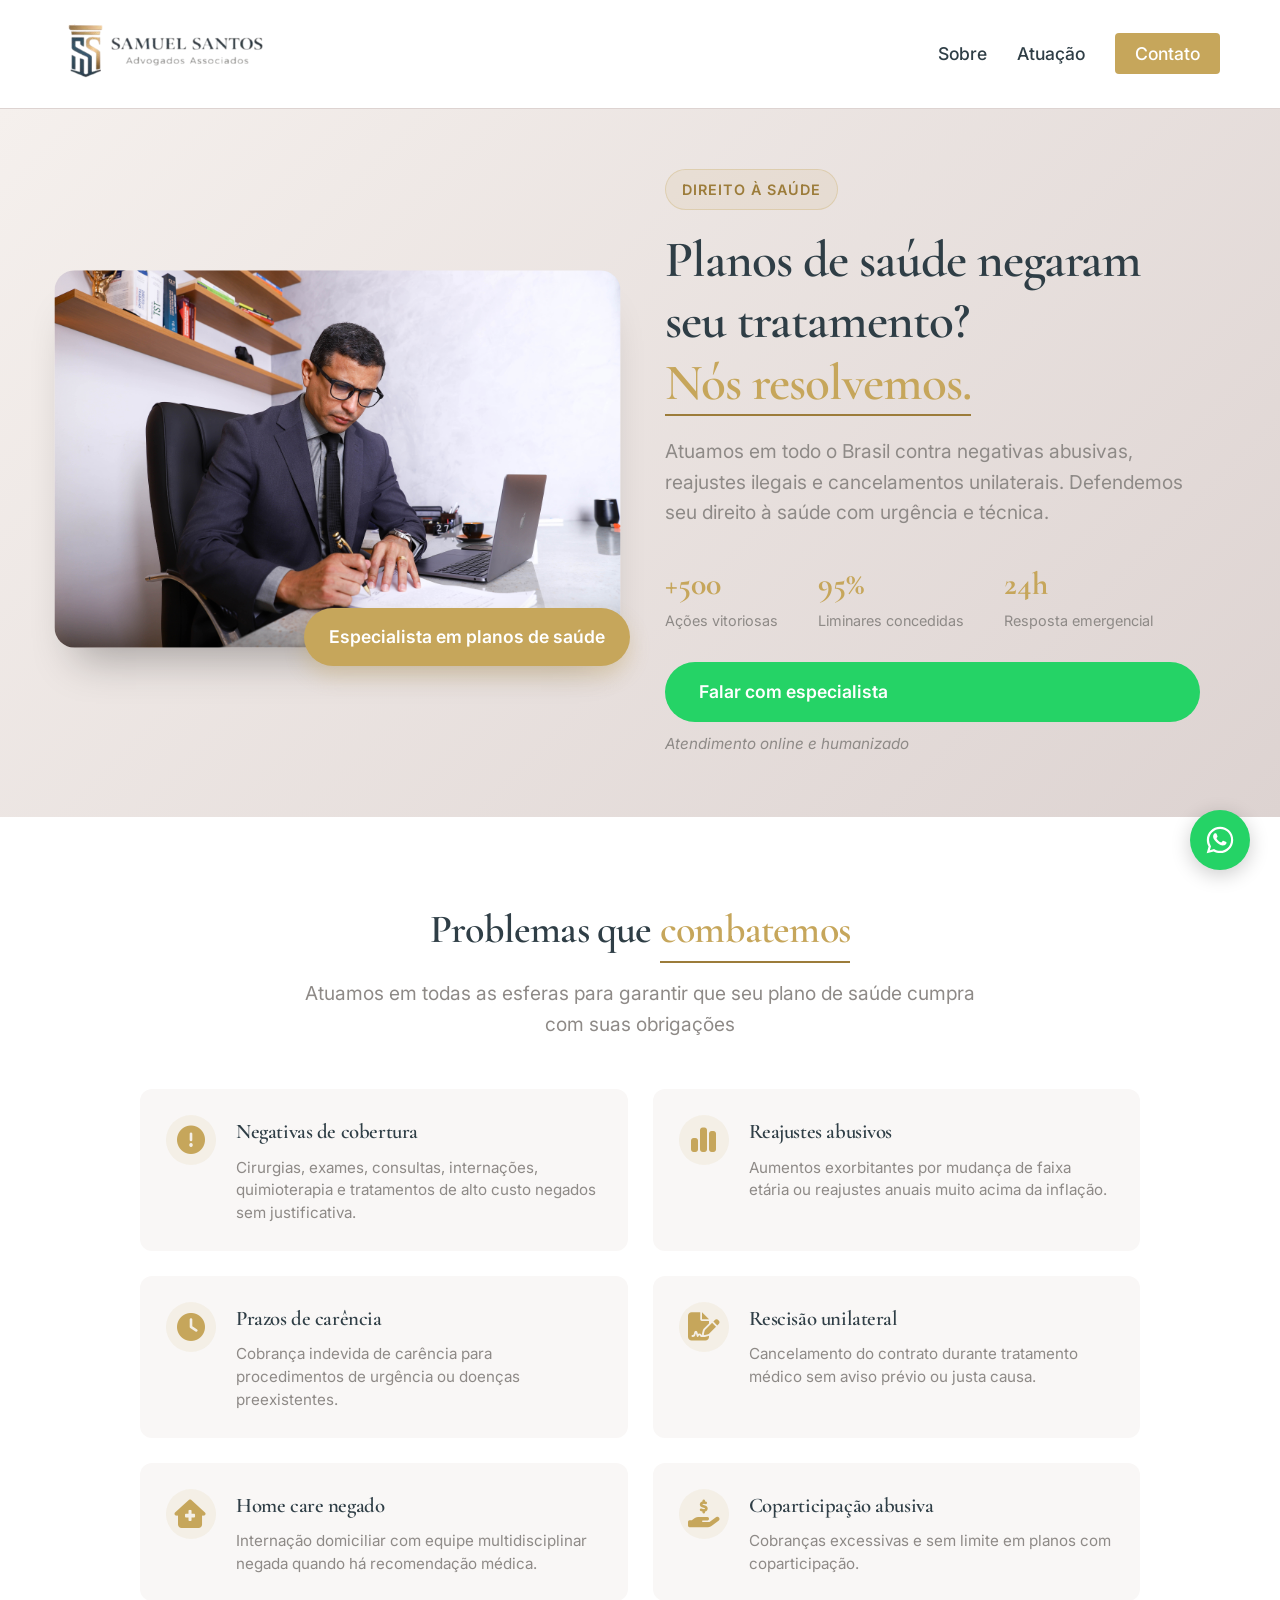
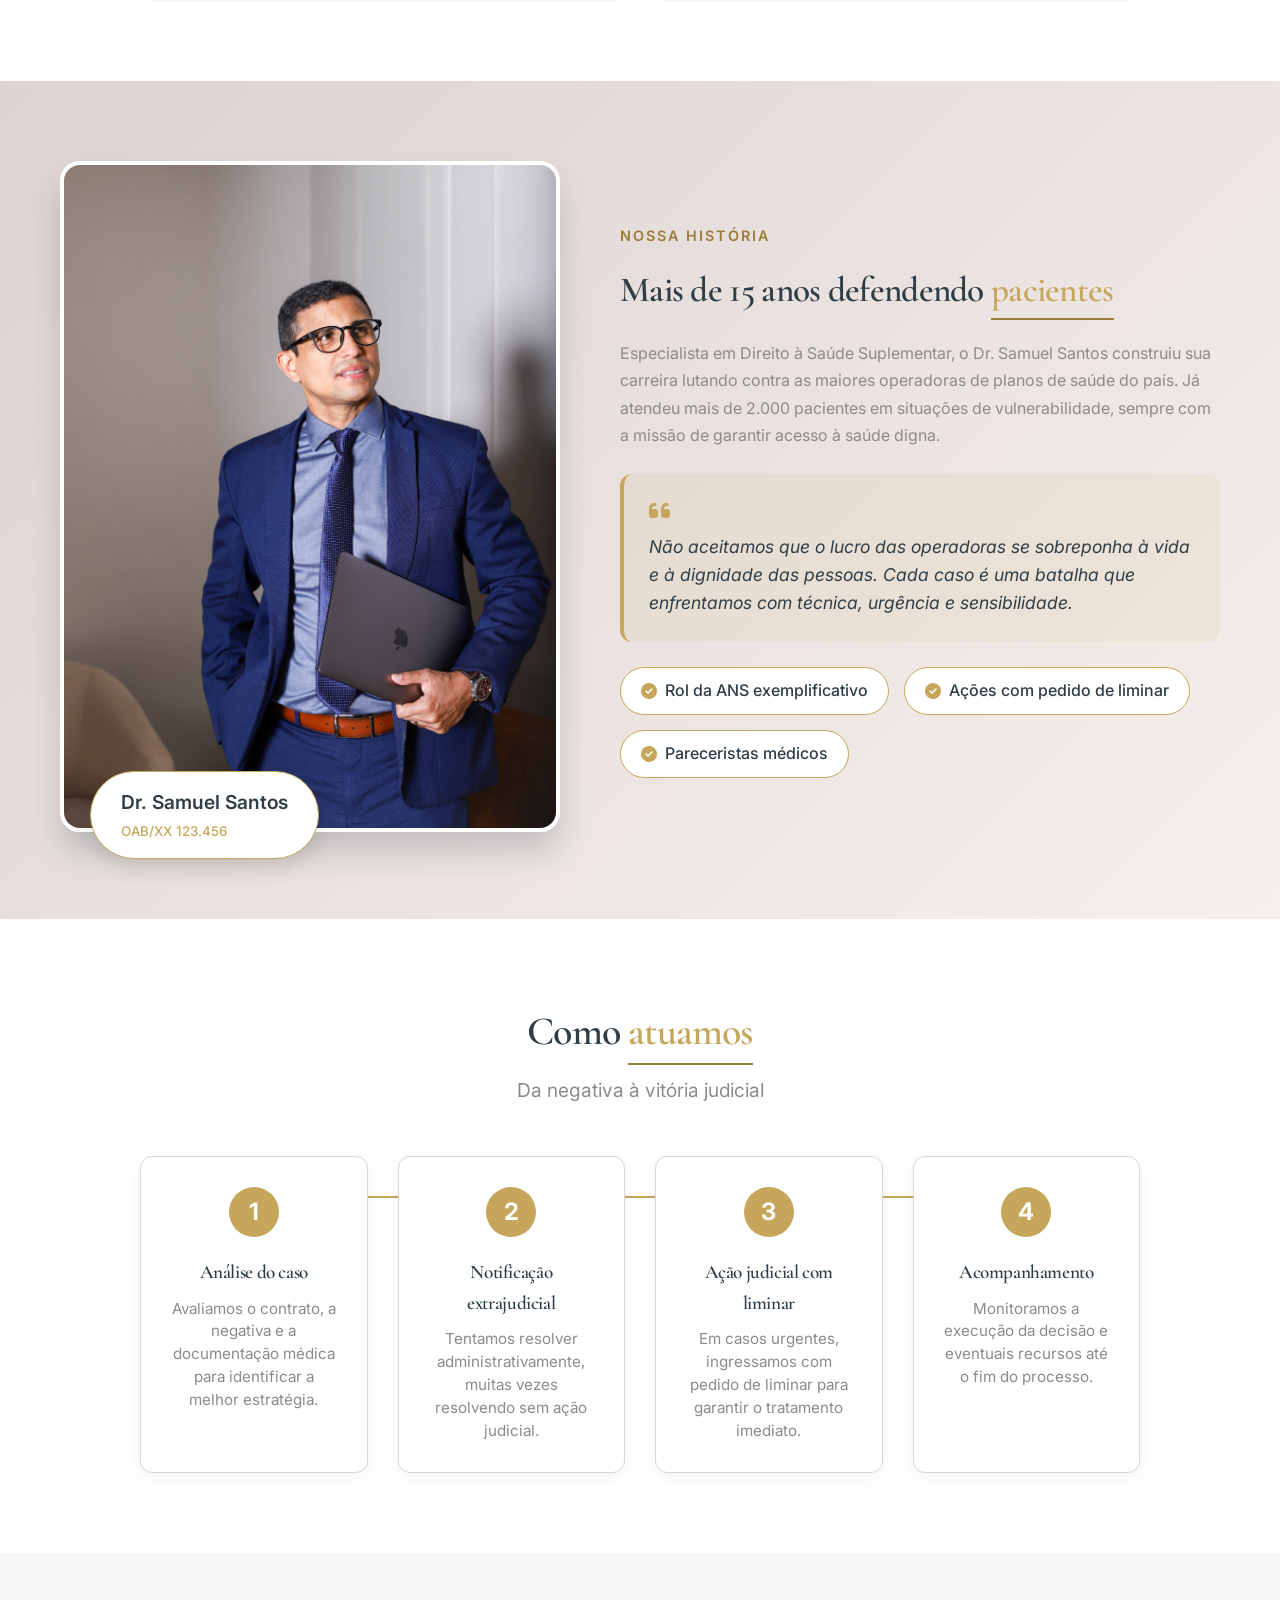
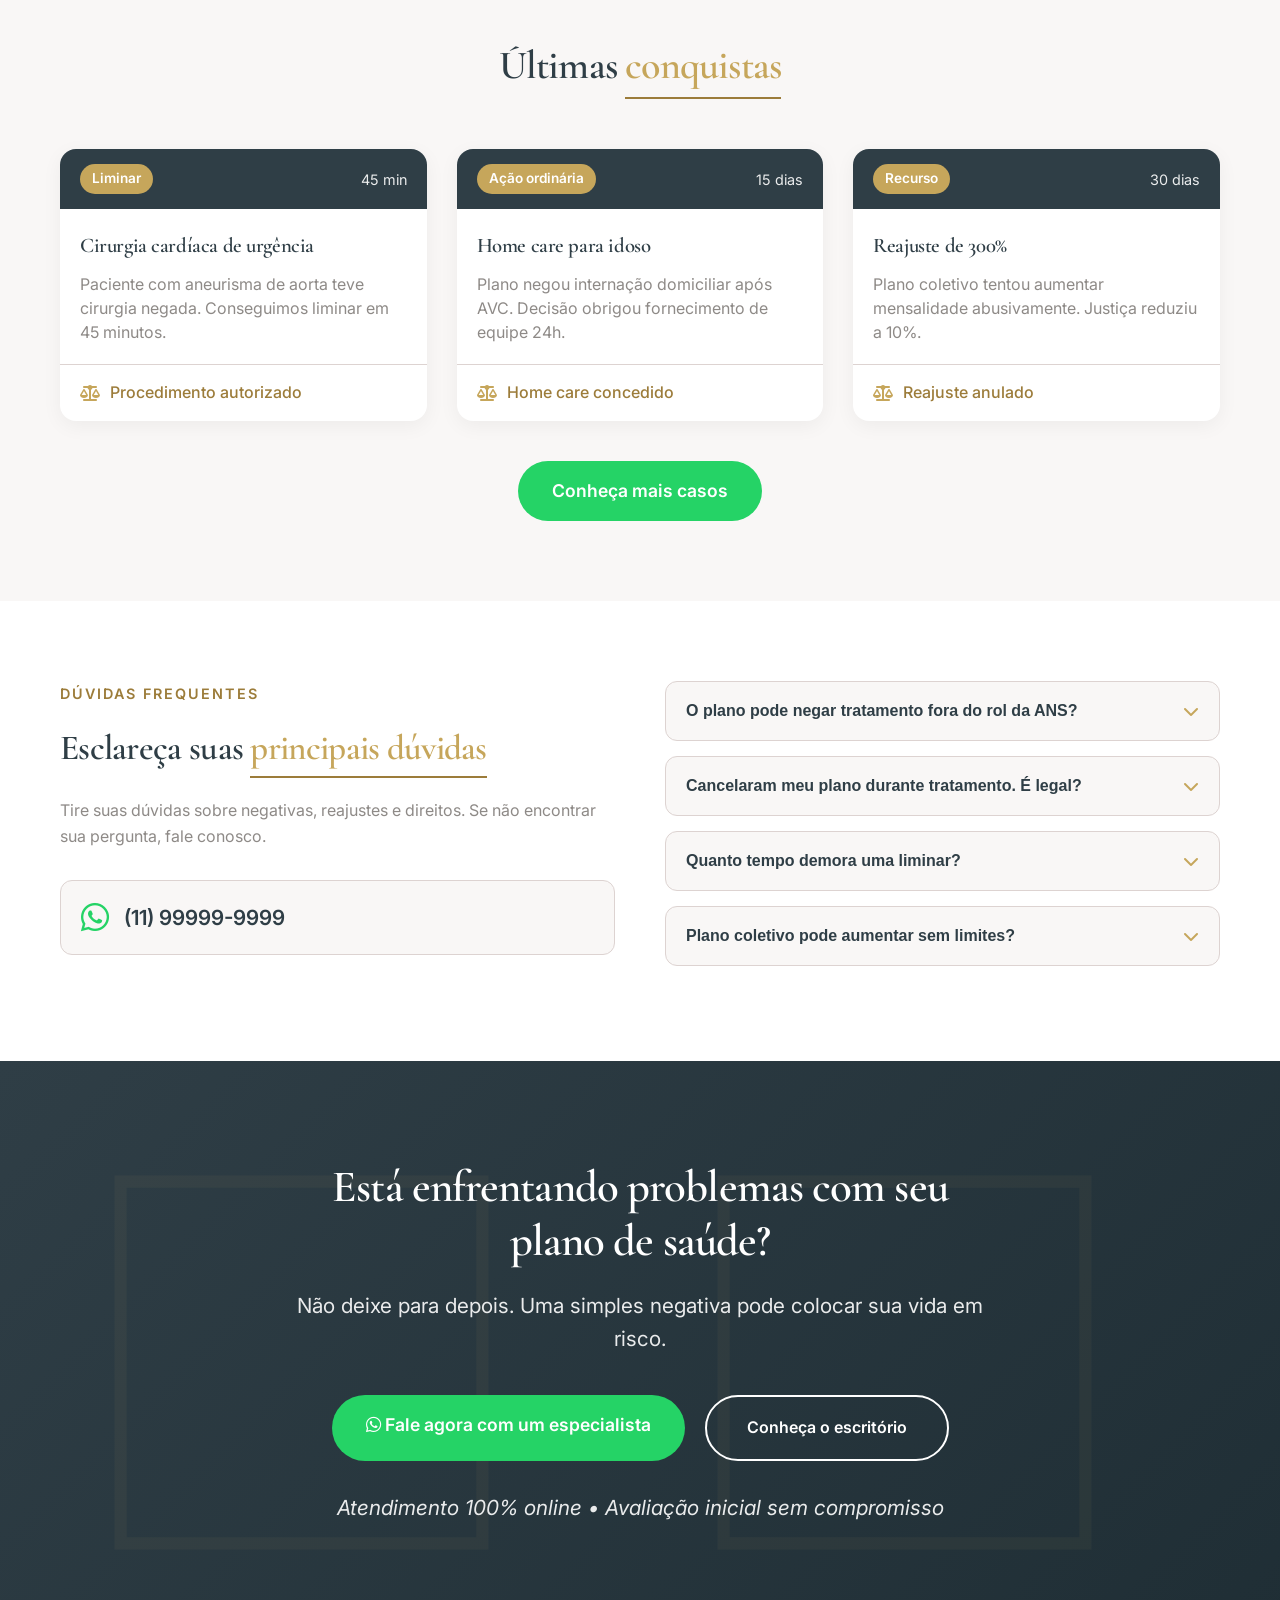
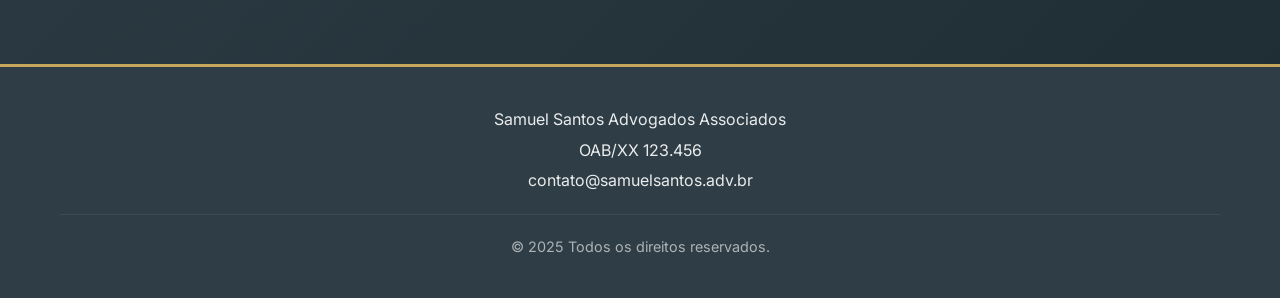
<file: LandingSamuel/planoDeSaude/index.html>
<!DOCTYPE html>
<html lang="pt-BR">
<head>
    <meta charset="UTF-8">
    <meta name="viewport" content="width=device-width, initial-scale=1.0">
    <title>Samuel Santos Advogados - Direito do Plano de Saúde</title>
    <link rel="stylesheet" href="css/estilo.css">
    <link rel="preconnect" href="https://fonts.googleapis.com">
    <link rel="preconnect" href="https://fonts.gstatic.com" crossorigin>
    <link href="https://fonts.googleapis.com/css2?family=Cormorant+Garamond:wght@400;500;600;700&family=Inter:wght@300;400;500;600&display=swap" rel="stylesheet">
    <link rel="stylesheet" href="https://cdnjs.cloudflare.com/ajax/libs/font-awesome/6.5.1/css/all.min.css">
</head>
<body>
    <!-- HEADER COM LOGO (mantido) -->
    <header class="cabecalho">
        <div class="container cabecalho-flex">
            <div class="logo">
                <img src="imagens/logo-samuel-santos.png" alt="Samuel Santos Advogados Associados" class="logo-img">
            </div>
            <nav class="menu-principal">
                <ul>
                    <li><a href="#sobre">Sobre</a></li>
                    <li><a href="#atuacao">Atuação</a></li>
                    <li><a href="#contato" class="btn-contato-header">Contato</a></li>
                </ul>
            </nav>
        </div>
    </header>

    <!-- HERO SECTION - NOVO LAYOUT (imagem à esquerda, texto à direita) -->
    <section class="hero-novo">
        <div class="container hero-novo-grid">
            <div class="hero-novo-imagem">
                <img src="imagens/hero-bg.JPEG" alt="Atendimento jurídico" class="img-hero-novo">
                <div class="hero-novo-destaque">
                    <span>Especialista em planos de saúde</span>
                </div>
            </div>
            <div class="hero-novo-conteudo">
                <span class="hero-novo-tag">DIREITO À SAÚDE</span>
                <h1>Planos de saúde negaram seu tratamento? <span class="destaque-dourado">Nós resolvemos.</span></h1>
                <p class="hero-novo-texto">Atuamos em todo o Brasil contra negativas abusivas, reajustes ilegais e cancelamentos unilaterais. Defendemos seu direito à saúde com urgência e técnica.</p>
                <div class="hero-novo-stats">
                    <div class="stat-item">
                        <span class="stat-numero">+500</span>
                        <span class="stat-label">Ações vitoriosas</span>
                    </div>
                    <div class="stat-item">
                        <span class="stat-numero">95%</span>
                        <span class="stat-label">Liminares concedidas</span>
                    </div>
                    <div class="stat-item">
                        <span class="stat-numero">24h</span>
                        <span class="stat-label">Resposta emergencial</span>
                    </div>
                </div>
                <div class="hero-novo-cta">
                    <a href="https://wa.me/5511999999999" class="btn-whatsapp" target="_blank">Falar com especialista</a>
                    <p class="hero-novo-nota">Atendimento online e humanizado</p>
                </div>
            </div>
        </div>
    </section>

    <!-- SEÇÃO DE PROBLEMAS - CARDS HORIZONTAIS (formato diferente) -->
    <section class="problemas">
        <div class="container">
            <div class="problemas-header">
                <h2 class="problemas-titulo">Problemas que <span class="destaque-dourado">combatemos</span></h2>
                <p class="problemas-subtitulo">Atuamos em todas as esferas para garantir que seu plano de saúde cumpra com suas obrigações</p>
            </div>
            <div class="problemas-lista">
                <div class="problema-item">
                    <div class="problema-icone">
                        <i class="fa-solid fa-circle-exclamation"></i>
                    </div>
                    <div class="problema-conteudo">
                        <h3>Negativas de cobertura</h3>
                        <p>Cirurgias, exames, consultas, internações, quimioterapia e tratamentos de alto custo negados sem justificativa.</p>
                    </div>
                </div>
                <div class="problema-item">
                    <div class="problema-icone">
                        <i class="fa-solid fa-chart-simple"></i>
                    </div>
                    <div class="problema-conteudo">
                        <h3>Reajustes abusivos</h3>
                        <p>Aumentos exorbitantes por mudança de faixa etária ou reajustes anuais muito acima da inflação.</p>
                    </div>
                </div>
                <div class="problema-item">
                    <div class="problema-icone">
                        <i class="fa-solid fa-clock"></i>
                    </div>
                    <div class="problema-conteudo">
                        <h3>Prazos de carência</h3>
                        <p>Cobrança indevida de carência para procedimentos de urgência ou doenças preexistentes.</p>
                    </div>
                </div>
                <div class="problema-item">
                    <div class="problema-icone">
                        <i class="fa-solid fa-file-signature"></i>
                    </div>
                    <div class="problema-conteudo">
                        <h3>Rescisão unilateral</h3>
                        <p>Cancelamento do contrato durante tratamento médico sem aviso prévio ou justa causa.</p>
                    </div>
                </div>
                <div class="problema-item">
                    <div class="problema-icone">
                        <i class="fa-solid fa-house-medical"></i>
                    </div>
                    <div class="problema-conteudo">
                        <h3>Home care negado</h3>
                        <p>Internação domiciliar com equipe multidisciplinar negada quando há recomendação médica.</p>
                    </div>
                </div>
                <div class="problema-item">
                    <div class="problema-icone">
                        <i class="fa-solid fa-hand-holding-dollar"></i>
                    </div>
                    <div class="problema-conteudo">
                        <h3>Coparticipação abusiva</h3>
                        <p>Cobranças excessivas e sem limite em planos com coparticipação.</p>
                    </div>
                </div>
            </div>
        </div>
    </section>

    <!-- SOBRE O ADVOGADO - NOVO LAYOUT (diferente do anterior) -->
    <section id="sobre" class="sobre-novo">
        <div class="container">
            <div class="sobre-novo-grid">
                <div class="sobre-novo-imagem">
                    <img src="imagens/foto-advogado.JPEG" alt="Dr. Samuel Santos" class="foto-advogado-novo">
                    <div class="sobre-novo-credenciais">
                        <span>Dr. Samuel Santos</span>
                        <small>OAB/XX 123.456</small>
                    </div>
                </div>
                <div class="sobre-novo-texto">
                    <span class="sobre-novo-tag">NOSSA HISTÓRIA</span>
                    <h2>Mais de 15 anos defendendo <span class="destaque-dourado">pacientes</span></h2>
                    <p>Especialista em Direito à Saúde Suplementar, o Dr. Samuel Santos construiu sua carreira lutando contra as maiores operadoras de planos de saúde do país. Já atendeu mais de 2.000 pacientes em situações de vulnerabilidade, sempre com a missão de garantir acesso à saúde digna.</p>
                    <div class="sobre-novo-quote">
                        <i class="fa-solid fa-quote-left"></i>
                        <p>Não aceitamos que o lucro das operadoras se sobreponha à vida e à dignidade das pessoas. Cada caso é uma batalha que enfrentamos com técnica, urgência e sensibilidade.</p>
                    </div>
                    <div class="sobre-novo-atuacao">
                        <div class="atuacao-tag">
                            <i class="fa-solid fa-check-circle"></i>
                            <span>Rol da ANS exemplificativo</span>
                        </div>
                        <div class="atuacao-tag">
                            <i class="fa-solid fa-check-circle"></i>
                            <span>Ações com pedido de liminar</span>
                        </div>
                        <div class="atuacao-tag">
                            <i class="fa-solid fa-check-circle"></i>
                            <span>Pareceristas médicos</span>
                        </div>
                    </div>
                </div>
            </div>
        </div>
    </section>

    <!-- SEÇÃO DE ATUAÇÃO - TIMELINE/HORIZONTAL (formato inovador) -->
    <section id="atuacao" class="atuacao-timeline">
        <div class="container">
            <h2 class="timeline-titulo">Como <span class="destaque-dourado">atuamos</span></h2>
            <p class="timeline-subtitulo">Da negativa à vitória judicial</p>
            <div class="timeline">
                <div class="timeline-item">
                    <div class="timeline-numero">1</div>
                    <div class="timeline-conteudo">
                        <h3>Análise do caso</h3>
                        <p>Avaliamos o contrato, a negativa e a documentação médica para identificar a melhor estratégia.</p>
                    </div>
                </div>
                <div class="timeline-item">
                    <div class="timeline-numero">2</div>
                    <div class="timeline-conteudo">
                        <h3>Notificação extrajudicial</h3>
                        <p>Tentamos resolver administrativamente, muitas vezes resolvendo sem ação judicial.</p>
                    </div>
                </div>
                <div class="timeline-item">
                    <div class="timeline-numero">3</div>
                    <div class="timeline-conteudo">
                        <h3>Ação judicial com liminar</h3>
                        <p>Em casos urgentes, ingressamos com pedido de liminar para garantir o tratamento imediato.</p>
                    </div>
                </div>
                <div class="timeline-item">
                    <div class="timeline-numero">4</div>
                    <div class="timeline-conteudo">
                        <h3>Acompanhamento</h3>
                        <p>Monitoramos a execução da decisão e eventuais recursos até o fim do processo.</p>
                    </div>
                </div>
            </div>
        </div>
    </section>

    <!-- SEÇÃO DE CASOS DE SUCESSO - CARROSEL ESTÁTICO (diferente) -->
    <section class="casos-sucesso">
        <div class="container">
            <h2 class="casos-titulo">Últimas <span class="destaque-dourado">conquistas</span></h2>
            <div class="casos-grid">
                <div class="caso-card">
                    <div class="caso-header">
                        <span class="caso-tipo">Liminar</span>
                        <span class="caso-data">45 min</span>
                    </div>
                    <h3>Cirurgia cardíaca de urgência</h3>
                    <p>Paciente com aneurisma de aorta teve cirurgia negada. Conseguimos liminar em 45 minutos.</p>
                    <div class="caso-resultado">
                        <i class="fa-solid fa-scale-balanced"></i>
                        <span>Procedimento autorizado</span>
                    </div>
                </div>
                <div class="caso-card">
                    <div class="caso-header">
                        <span class="caso-tipo">Ação ordinária</span>
                        <span class="caso-data">15 dias</span>
                    </div>
                    <h3>Home care para idoso</h3>
                    <p>Plano negou internação domiciliar após AVC. Decisão obrigou fornecimento de equipe 24h.</p>
                    <div class="caso-resultado">
                        <i class="fa-solid fa-scale-balanced"></i>
                        <span>Home care concedido</span>
                    </div>
                </div>
                <div class="caso-card">
                    <div class="caso-header">
                        <span class="caso-tipo">Recurso</span>
                        <span class="caso-data">30 dias</span>
                    </div>
                    <h3>Reajuste de 300%</h3>
                    <p>Plano coletivo tentou aumentar mensalidade abusivamente. Justiça reduziu a 10%.</p>
                    <div class="caso-resultado">
                        <i class="fa-solid fa-scale-balanced"></i>
                        <span>Reajuste anulado</span>
                    </div>
                </div>
            </div>
            <div class="casos-cta">
                <a href="https://wa.me/5511999999999" class="btn-whatsapp">Conheça mais casos</a>
            </div>
        </div>
    </section>

    <!-- SEÇÃO DE PERGUNTAS - FORMATO ACORDEÃO DUPLO (diferente) -->
    <section class="faq-duplo">
        <div class="container">
            <div class="faq-duplo-grid">
                <div class="faq-duplo-info">
                    <span class="faq-tag">DÚVIDAS FREQUENTES</span>
                    <h2>Esclareça suas <span class="destaque-dourado">principais dúvidas</span></h2>
                    <p>Tire suas dúvidas sobre negativas, reajustes e direitos. Se não encontrar sua pergunta, fale conosco.</p>
                    <div class="faq-duplo-contato">
                        <i class="fa-brands fa-whatsapp"></i>
                        <span>(11) 99999-9999</span>
                    </div>
                </div>
                <div class="faq-duplo-lista">
                    <div class="faq-duplo-item">
                        <button class="faq-duplo-pergunta">
                            O plano pode negar tratamento fora do rol da ANS?
                            <i class="fa-solid fa-chevron-down"></i>
                        </button>
                        <div class="faq-duplo-resposta">
                            <p>Não. O rol da ANS é exemplificativo, ou seja, o plano deve cobrir procedimentos prescritos pelo médico mesmo que não estejam na lista, desde que comprovada a necessidade.</p>
                        </div>
                    </div>
                    <div class="faq-duplo-item">
                        <button class="faq-duplo-pergunta">
                            Cancelaram meu plano durante tratamento. É legal?
                            <i class="fa-solid fa-chevron-down"></i>
                        </button>
                        <div class="faq-duplo-resposta">
                            <p>Não. A ANS proíbe a rescisão unilateral durante internação ou tratamento médico. Conseguimos liminares para reintegração em até 24h.</p>
                        </div>
                    </div>
                    <div class="faq-duplo-item">
                        <button class="faq-duplo-pergunta">
                            Quanto tempo demora uma liminar?
                            <i class="fa-solid fa-chevron-down"></i>
                        </button>
                        <div class="faq-duplo-resposta">
                            <p>Em casos de urgência com risco à vida, podemos conseguir uma liminar em até 24 horas.</p>
                        </div>
                    </div>
                    <div class="faq-duplo-item">
                        <button class="faq-duplo-pergunta">
                            Plano coletivo pode aumentar sem limites?
                            <i class="fa-solid fa-chevron-down"></i>
                        </button>
                        <div class="faq-duplo-resposta">
                            <p>Não. Reajustes abusivos em planos coletivos podem ser questionados na justiça, mesmo sem previsão contratual clara.</p>
                        </div>
                    </div>
                </div>
            </div>
        </div>
    </section>

    <!-- SEÇÃO CTA - NOVO FORMATO COM FUNDO DIFERENTE -->
    <section id="contato" class="cta-especial">
        <div class="container">
            <div class="cta-especial-conteudo">
                <h2>Está enfrentando problemas com seu plano de saúde?</h2>
                <p>Não deixe para depois. Uma simples negativa pode colocar sua vida em risco.</p>
                <div class="cta-especial-botoes">
                    <a href="https://wa.me/5511999999999" class="btn-whatsapp btn-grande" target="_blank">
                        <i class="fa-brands fa-whatsapp"></i> Fale agora com um especialista
                    </a>
                    <a href="#sobre" class="btn-secundario-claro">Conheça o escritório</a>
                </div>
                <p class="cta-especial-nota">Atendimento 100% online • Avaliação inicial sem compromisso</p>
            </div>
        </div>
    </section>

    <!-- RODAPÉ (mantido) -->
    <footer class="rodape">
        <div class="container">
            <div class="rodape-info">
                <p>Samuel Santos Advogados Associados</p>
                <p>OAB/XX 123.456</p>
                <p>contato@samuelsantos.adv.br</p>
            </div>
            <p class="copyright">© 2025 Todos os direitos reservados.</p>
        </div>
    </footer>

    <!-- WHATSAPP FLOAT (mantido) -->
    <a href="https://wa.me/5511999999999" class="whatsapp-float" target="_blank">
        <img src="data:image/svg+xml,%3Csvg xmlns='http://www.w3.org/2000/svg' width='32' height='32' viewBox='0 0 24 24' fill='%23ffffff'%3E%3Cpath d='M19.05 4.91A9.816 9.816 0 0 0 12.04 2c-5.46 0-9.91 4.45-9.91 9.91 0 1.75.46 3.45 1.32 4.95L2 22l5.25-1.38c1.45.79 3.08 1.21 4.74 1.21 5.46 0 9.91-4.45 9.91-9.91 0-2.65-1.03-5.14-2.9-7.01zm-7.01 15.24c-1.48 0-2.93-.4-4.2-1.15l-.3-.18-3.12.82.83-3.04-.2-.31a8.264 8.264 0 0 1-1.26-4.38c0-4.54 3.7-8.24 8.24-8.24 2.2 0 4.27.86 5.82 2.42a8.183 8.183 0 0 1 2.41 5.83c.02 4.54-3.68 8.23-8.22 8.23z'/%3E%3Cpath d='M16.15 13.4c-.24-.12-1.43-.71-1.65-.79-.22-.08-.38-.12-.54.12-.16.24-.63.79-.77.95-.14.16-.29.18-.53.06-.24-.12-1.01-.37-1.92-1.18-.71-.63-1.19-1.41-1.33-1.65-.14-.24-.02-.37.1-.49.11-.11.24-.29.36-.43.12-.14.16-.24.24-.4.08-.16.04-.3-.02-.42-.06-.12-.54-1.3-.74-1.78-.2-.48-.4-.42-.55-.43h-.47c-.16 0-.42.06-.64.3-.22.24-.86.84-.86 2.05 0 1.21.88 2.38 1 2.54.12.16 1.73 2.64 4.19 3.62.59.23 1.05.37 1.41.47.59.16 1.13.14 1.56.09.48-.06 1.48-.61 1.69-1.2.21-.59.21-1.1.15-1.21-.06-.11-.22-.17-.46-.29z'/%3E%3C/svg%3E" alt="WhatsApp">
    </a>

    <script src="js/scripts.js"></script>
</body>
</html>
</file>
<file: bpcLoas/css/estilo.css>
/* ===== VARIÁVEIS ===== */
:root {
    --bege-claro: #DDD3D1;
    --azul-petroleo: #024897;
    --dourado-met: #be8705;
    --dourado-escuro: #9C7C3A;
    --cinza-medio: #000000;
    --branco: #FFFFFF;
    --preto-suave: #333333;
}

/* ===== RESET E BASE ===== */
* {
    margin: 0;
    padding: 0;
    box-sizing: border-box;
}

body {
    font-family: 'Inter', sans-serif;
    color: var(--preto-suave);
    background-color: var(--branco);
    line-height: 1.6;
}

h1, h2, h3, h4 {
    font-family: 'Cormorant Garamond', serif;
    font-weight: 600;
    letter-spacing: -0.02em;
}

.container {
    max-width: 1200px;
    margin: 0 auto;
    padding: 0 20px;
}

/* ===== CABEÇALHO ===== */
.cabecalho {
    background-color: var(--branco);
    border-bottom: 1px solid var(--bege-claro);
    padding: 20px 0;
    position: sticky;
    top: 0;
    z-index: 100;
}

.cabecalho-flex {
    display: flex;
    justify-content: space-between;
    align-items: center;
    flex-wrap: wrap;
}

.logo-img {
    max-height: 60px;
    width: auto;
}

.menu-principal ul {
    display: flex;
    list-style: none;
    gap: 30px;
    align-items: center;
}

.menu-principal a {
    text-decoration: none;
    color: var(--azul-petroleo);
    font-weight: 500;
    font-size: 1.1rem;
    transition: color 0.2s;
}

.menu-principal a:hover {
    color: var(--dourado-met);
}

.btn-contato-header {
    background-color: var(--dourado-met);
    color: var(--branco) !important;
    padding: 10px 20px;
    border-radius: 4px;
    transition: background-color 0.2s;
}

.btn-contato-header:hover {
    background-color: var(--dourado-escuro);
    color: var(--branco);
}

/* ===== BOTÕES ===== */
.btn-whatsapp {
    display: inline-block;
    background-color: #25D366; /* Verde WhatsApp mantido para reconhecimento */
    color: white;
    text-decoration: none;
    padding: 14px 32px;
    border-radius: 50px;
    font-weight: 600;
    font-size: 1.1rem;
    transition: all 0.3s;
    border: 2px solid transparent;
}

.btn-whatsapp:hover {
    background-color: #20b859;
    transform: translateY(-2px);
    box-shadow: 0 10px 20px rgba(0,0,0,0.1);
}

.btn-secundario {
    display: inline-block;
    background-color: transparent;
    color: var(--azul-petroleo);
    text-decoration: none;
    padding: 12px 24px;
    border-radius: 50px;
    font-weight: 500;
    border: 1px solid var(--azul-petroleo);
    transition: all 0.2s;
}

.btn-secundario:hover {
    background-color: var(--azul-petroleo);
    color: var(--branco);
}

/* ===== HERO ===== */
.hero {
    background: var(--branco);
    padding: 80px 0;
}

.hero-grid {
    display: grid;
    grid-template-columns: 1.1fr 0.9fr;
    gap: 60px;
    align-items: center;
}

/* TÍTULO */
.hero-conteudo h1 {
    font-family: "Playfair Display", serif;
    font-weight: 600;
    font-size: clamp(2rem, 5vw, 3.2rem);
    color: var(--azul-petroleo);
    margin-bottom: 20px;
}

/* Destaque dourado */
.destaque-dourado {
    color: var(--dourado-met);
    border-bottom: 2px solid var(--dourado-escuro);
    display: inline-block;
}

/* Subtítulo */
.subtitulo-hero {
    font-size: 1.2rem;
    color: var(--preto-suave);
    margin-bottom: 30px;
    max-width: 500px;
}

/* CTAs */
.hero-ctas {
    display: flex;
    gap: 15px;
    flex-wrap: wrap;
    margin-bottom: 20px;
}

/* Nota */
.nota-atendimento {
    font-size: 0.95rem;
    color: var(--preto-suave);
    font-style: italic;
}

/* IMAGEM */
.hero-imagem {
    display: flex;
    justify-content: center;
    align-items: center;
}

.img-hero {
    width: 100%;
    max-width: 480px;
    height: 500px;
    object-fit: cover;
    object-position: center top;
    border-radius: 20px;
    box-shadow: 0 30px 60px rgba(0, 0, 0, 0.08);
    transition: transform 0.4s ease;
    object-position: center 50%;
}

.img-hero:hover {
    transform: translateY(-5px);
}

/* ===== RESPONSIVO ===== */
@media (max-width: 992px) {

    .hero {
        padding: 60px 20px;
    }

    .hero-grid {
        grid-template-columns: 1fr;
        text-align: center;
    }

    .hero-imagem {
        order: -1;
        margin-bottom: 30px;
    }

    .img-hero {
        max-width: 350px;
        height: 450px;
    }

    .subtitulo-hero {
        margin: 0 auto 30px;
    }

    .hero-ctas {
        justify-content: center;
    }
}

/* ===== SOBRE ===== */
.sobre {
    padding: 80px 0;
    background-color: var(--branco);
}

.sobre-grid {
    display: grid;
    grid-template-columns: 1fr 1.5fr;
    gap: 50px;
    align-items: center;
}

.sobre-imagem {
    text-align: center;
}

.foto-advogado {
    width: 100%;
    max-width: 350px;
    border-radius: 8px;
    box-shadow: 0 15px 30px rgba(47, 62, 70, 0.15);
    border: 3px solid var(--bege-claro);
}

.assinatura-dourada {
    margin-top: 20px;
    font-family: 'Cormorant Garamond', serif;
    color: var(--dourado-escuro);
    border-top: 1px solid var(--dourado-met);
    padding-top: 15px;
    display: inline-block;
}

.assinatura-dourada span {
    font-size: 1.5rem;
    font-weight: 600;
    display: block;
    color: var(--azul-petroleo);
}

.sobre-texto h2 {
    text-align: center;
    font-size: 2.2rem;
    color: var(--azul-petroleo);
    margin-bottom: 25px;
}

.sobre-texto p {
    font-size: 1.1rem;
    color: var(--preto-suave);
    margin-bottom: 20px;
}

.filosofia {
    font-style: italic;
    border-left: 4px solid var(--dourado-met);
    padding-left: 20px;
    font-weight: 500;
}

/* ===== PÚBLICO ===== */
.publico {
    padding: 80px 0;
    background-color: var(--bege-claro);
}

.titulo-secao {
    text-align: center;
    font-size: 2.5rem;
    color: var(--azul-petroleo);
    margin-bottom: 50px;
}

.publico-grid {
    display: grid;
    grid-template-columns: repeat(2, 1fr);
    gap: 30px;
}

.card-publico {
    background: var(--branco);
    padding: 40px 30px;
    border-radius: 12px;
    text-align: center;
    box-shadow: 0 5px 15px rgba(0,0,0,0.05);
    transition: transform 0.3s ease, box-shadow 0.3s ease;
}

.card-publico:hover {
    transform: translateY(-6px);
    box-shadow: 0 8px 25px rgba(0,0,0,0.08);
}

/* Container do ícone */
.icone-card {
    display: flex;
    justify-content: center;
    align-items: center;
    margin-bottom: 20px;
}

/* Ícone */
.icone-card i {
    font-size: 36px;
    color: var(--azul-petroleo);
    
    width: 80px;
    height: 80px;
    display: flex;
    justify-content: center;
    align-items: center;

    border-radius: 50%;
    border: 2px solid var(--dourado-met);
    background-color: rgba(198,166,91,0.08); /* dourado bem suave */
    
    transition: all 0.3s ease;
}

/* Hover elegante */
.card-publico:hover .icone-card i {
    background-color: var(--dourado-met);
    color: #fff;
    transform: scale(1.05);
}

.card-publico h3 {
    font-size: 1.8rem;
    color: var(--azul-petroleo);
    margin-bottom: 15px;
}
/* ===== REQUISITOS ===== */
.requisitos {
    background: linear-gradient(135deg, var(--bege-claro) 0%, #F5F0ED 100%);
    padding: 80px 20px;
    padding-top: 40px;
}

.requisitos-wrapper {
    max-width: 1100px;
    margin: 0 auto;
}

/* HERO */
.hero-conteudo-requisitos {
    max-width: 850px;
    margin: 0 auto 50px;
    text-align: center;
}

.hero-conteudo-requisitos h1 {
    font-family: "Playfair Display", serif;
    font-weight: 500;
    font-size: 42px;
    line-height: 1.3;
    color: var(--azul-petroleo);
}

/* Destaque dourado mais impactante */
.destaque-dourado {
    color: var(--dourado-met);
    font-weight: 700;
    padding: 0 6px;
    border-radius: 4px;
}

/* BOX ESTILO CARD */
.box-requisitos {
    background: #fff;
    padding: 50px;
    border-radius: 18px;
    box-shadow: 0 20px 50px rgba(0,0,0,0.06);
}

/* Título */
.titulo-secao {
    text-align: center;
    font-size: 28px;
    color: var(--azul-petroleo);
    margin-bottom: 35px;
}

/* Lista */
.requisitos-lista {
    max-width: 700px;
    margin: 0 auto 40px;
}

.item-requisito {
    display: flex;
    gap: 18px;
    margin-bottom: 22px;
    align-items: flex-start;
}

.check-dourado {
    background: rgba(212,175,55,0.15);
    color: var(--dourado-met);
    font-size: 1.4rem;
    font-weight: bold;
    width: 38px;
    height: 38px;
    border-radius: 50%;
    display: flex;
    align-items: center;
    justify-content: center;
    flex-shrink: 0;
}

.item-requisito p {
    font-size: 1.05rem;
    color: var(--cinza-medio);
    margin: 0;
    line-height: 1.5;
}

.item-requisito strong {
    color: var(--azul-petroleo);
}

/* CTA */
.cta-requisitos {
    text-align: center;
}

.btn-whatsapp {
    display: inline-block;
    background: #25D366;
    color: #fff;
    padding: 16px 35px;
    border-radius: 50px;
    font-weight: 600;
    font-size: 1rem;
    text-decoration: none;
    transition: 0.3s ease;
    box-shadow: 0 10px 25px rgba(37,211,102,0.25);
}

.btn-whatsapp:hover {
    transform: translateY(-3px);
    box-shadow: 0 15px 35px rgba(37,211,102,0.35);
}

/* ===== RESPONSIVO ===== */
@media (max-width: 768px) {

    .hero-conteudo-requisitos h1 {
        font-size: 28px;
    }

    .box-requisitos {
        padding: 30px 20px;
    }

    .titulo-secao {
        font-size: 22px;
    }

    .item-requisito {
        gap: 14px;
    }

    .item-requisito p {
        font-size: 0.95rem;
    }

    .btn-whatsapp {
        width: 100%;
        padding: 15px;
    }
}

/* ===== DIFERENCIAIS ===== */

.diferenciais {
    background: linear-gradient(135deg, var(--azul-petroleo), #24333a);
    padding: 100px 0;
    color: var(--branco);
}

.diferenciais .titulo-secao {
    text-align: center;
    margin-bottom: 60px;
    font-size: 2.2rem;
    font-weight: 600;
    color: #C6A65B;
}

.diferenciais-grid {
    display: grid;
    grid-template-columns: repeat(3, 1fr);
    gap: 40px;
}

/* Card */
.diferencial-item {
    background: rgba(255,255,255,0.03);
    padding: 40px 30px;
    border-radius: 14px;
    transition: all 0.3s ease;
    border: 1px solid rgba(255,255,255,0.05);
}

.diferencial-item:hover {
    transform: translateY(-8px);
    background: rgba(255,255,255,0.06);
    border-color: var(--dourado-met);
}

/* Número */
.numero-dourado {
    font-size: 2.5rem;
    font-weight: 700;
    color: var(--dourado-met);
    margin-bottom: 20px;
    display: block;
}

/* Título */
.diferencial-item h3 {
    font-size: 1.4rem;
    margin-bottom: 15px;
    color: var(--branco);
}

/* Texto */
.diferencial-item p {
    color: rgba(255,255,255,0.75);
    line-height: 1.6;
    font-size: 0.95rem;
}

/* Responsivo */
@media (max-width: 992px) {
    .diferenciais-grid {
        grid-template-columns: 1fr;
    }
}

/* ===== DECISÕES ===== */
.decisoes {
    padding: 80px 0;
}

.card-decisao {
    display: flex;
    gap: 30px;
    align-items: center;
    background: var(--bege-claro);
    border-radius: 16px;
    overflow: hidden;
    max-width: 700px;
    margin: 0 auto;
}

.img-decisao {
    width: 200px;
    height: 150px;
    object-fit: cover;
}

.decisao-texto {
    padding: 20px;
    font-size: 1.1rem;
}

.decisao-texto strong {
    color: var(--azul-petroleo);
}

/* ===== FAQ ===== */
.faq {
    padding: 60px 0;
    background-color: #F9F7F6;
}

.faq-item {
    background: var(--branco);
    border-radius: 8px;
    margin-bottom: 15px;
    border: 1px solid var(--bege-claro);
}

.faq-pergunta {
    width: 100%;
    text-align: left;
    padding: 20px;
    background: none;
    border: none;
    font-size: 1.1rem;
    font-weight: 600;
    color: var(--azul-petroleo);
    cursor: pointer;
    position: relative;
}

.faq-resposta {
    padding: 0 20px 20px;
    display: none;
    color: var(--cinza-medio);
}

.faq-resposta.ativa {
    display: block;
}

/* ===== CONTATO FINAL ===== */
.contato-final {
    padding: 80px 0;
    text-align: center;
    background: linear-gradient(135deg, var(--azul-petroleo) 0%, #1F2E35 100%);
    color: var(--branco);
}

.contato-final h2 {
    font-size: 2.5rem;
    margin-bottom: 20px;
    color: var(--branco);
}

.contato-final p {
    margin-bottom: 30px;
    font-size: 1.2rem;
    opacity: 0.9;
}

.btn-grande {
    padding: 18px 50px;
    font-size: 1.3rem;
}

.nota-rodape {
    margin-top: 30px;
    font-size: 0.95rem;
    opacity: 0.7;
}

/* ===== RODAPÉ ===== */
.rodape {
    background-color: var(--azul-petroleo);
    color: var(--branco);
    padding: 40px 0;
    border-top: 3px solid var(--dourado-met);
}

.rodape-info {
    text-align: center;
    margin-bottom: 20px;
}

.rodape-info p {
    margin-bottom: 5px;
    opacity: 0.9;
}

.copyright {
    text-align: center;
    font-size: 0.9rem;
    opacity: 0.6;
    border-top: 1px solid rgba(255,255,255,0.1);
    padding-top: 20px;
}

/* ===== WHATSAPP FLOAT ===== */
.whatsapp-float {
    position: fixed;
    bottom: 30px;
    right: 30px;
    background-color: #25D366;
    width: 60px;
    height: 60px;
    border-radius: 50%;
    display: flex;
    align-items: center;
    justify-content: center;
    box-shadow: 0 5px 20px rgba(0,0,0,0.2);
    transition: all 0.3s;
    z-index: 1000;
}

.whatsapp-float:hover {
    transform: scale(1.1);
    background-color: #20b859;
}

.whatsapp-float img {
    width: 32px;
    height: 32px;
}

/* ===== RESPONSIVIDADE ===== */
@media (max-width: 768px) {
    .hero-grid,
    .sobre-grid,
    .publico-grid,
    .diferenciais-grid {
        grid-template-columns: 1fr;
    }
    
    .menu-principal{
        display: none;
    }

    .hero-ctas {
        flex-direction: column;
    }

    .cabecalho{
        display: flex;
        height: 70px;
        align-items: center;
        justify-content: center;
    }

    .hero{
        padding-top: 20px;
        padding-bottom: 20px;
    }

    .logo-img{
        height: 50px;
    }
    
    .btn-whatsapp, 
    .btn-secundario {
        text-align: center;
        justify-content: center;
        align-items: center;
        width: 100%;
    }
    
    .card-decisao {
        flex-direction: column;
    }
    
    .img-decisao {
        width: 100%;
        height: auto;
    }
    
    .cabecalho-flex {
        flex-direction: column;
        gap: 15px;
    }
    
    .menu-principal ul {
        gap: 20px;
    }
}
</file>
<file: planoDeSaude/css/estilo.css>
/* ===== VARIÁVEIS ===== */
:root {
    --bege-claro: #DDD3D1;
    --azul-petroleo: #024897;
    --dourado-met: #be8705;
    --dourado-escuro: #9C7C3A;
    --cinza-medio: #000000;
    --branco: #FFFFFF;
    --preto-suave: #333333;
}

/* ===== RESET E BASE ===== */
* {
    margin: 0;
    padding: 0;
    box-sizing: border-box;
}

body {
    font-family: 'Inter', sans-serif;
    color: var(--preto-suave);
    background-color: var(--branco);
    line-height: 1.6;
}

h1, h2, h3, h4 {
    font-family: 'Cormorant Garamond', serif;
    font-weight: 600;
    letter-spacing: -0.02em;
}

.container {
    max-width: 1200px;
    margin: 0 auto;
    padding: 0 20px;
}

/* ===== CABEÇALHO (MANTIDO) ===== */
.cabecalho {
    background-color: var(--branco);
    border-bottom: 1px solid var(--bege-claro);
    padding: 20px 0;
    position: sticky;
    top: 0;
    z-index: 100;
}

.cabecalho-flex {
    display: flex;
    justify-content: space-between;
    align-items: center;
    flex-wrap: wrap;
}

.logo-img {
    max-height: 60px;
    width: auto;
}

.menu-principal ul {
    display: flex;
    list-style: none;
    gap: 30px;
    align-items: center;
}

.menu-principal a {
    text-decoration: none;
    color: var(--azul-petroleo);
    font-weight: 500;
    font-size: 1.1rem;
    transition: color 0.2s;
}

.menu-principal a:hover {
    color: var(--dourado-met);
}

.btn-contato-header {
    background-color: var(--dourado-met);
    color: var(--branco) !important;
    padding: 10px 20px;
    border-radius: 4px;
    transition: background-color 0.2s;
}

.btn-contato-header:hover {
    background-color: var(--dourado-escuro);
    color: var(--branco);
}

/* ===== BOTÕES (MANTIDOS) ===== */
.btn-whatsapp {
    display: inline-block;
    background-color: #25D366;
    color: white;
    text-decoration: none;
    padding: 14px 32px;
    border-radius: 50px;
    font-weight: 600;
    font-size: 1.1rem;
    transition: all 0.3s;
    border: 2px solid transparent;
}

.btn-whatsapp:hover {
    background-color: #20b859;
    transform: translateY(-2px);
    box-shadow: 0 10px 20px rgba(0,0,0,0.1);
}

.btn-secundario {
    display: inline-block;
    background-color: transparent;
    color: var(--azul-petroleo);
    text-decoration: none;
    padding: 12px 24px;
    border-radius: 50px;
    font-weight: 500;
    border: 1px solid var(--azul-petroleo);
    transition: all 0.2s;
}

.btn-secundario:hover {
    background-color: var(--azul-petroleo);
    color: var(--branco);
}

/* ===== NOVO HERO ===== */
.hero-novo {
    padding: 80px 0;
    background: linear-gradient(135deg, #F5F0ED 0%, var(--bege-claro) 100%);
    overflow: hidden;
}

.hero-novo-grid {
    display: grid;
    grid-template-columns: 1.05fr 0.95fr;
    gap: 70px;
    align-items: center;
}

/* IMAGEM */
.hero-novo-imagem {
    position: relative;
    display: flex;
    justify-content: center;
}

.img-hero-novo {
    width: 100%;
    max-width: 520px;
    height: 680px;
    object-fit: cover;
    object-position: center 25%; /* AJUSTE FINO AQUI */
    border-radius: 24px;
    box-shadow: 0 40px 70px -20px rgba(0,0,0,0.25);
    transition: transform 0.4s ease;
    object-position: center 60%;
}

.img-hero-novo:hover {
    transform: translateY(-6px) scale(1.02);
}

/* ===== AJUSTES MOBILE (HERO NOVO) ===== */
@media (max-width: 992px) {
    .hero-novo {
        padding: 40px 0; /* Reduz o respiro excessivo no topo */
    }

    .hero-novo-grid {
        display: flex;
        flex-direction: column;
        gap: 30px; /* Espaço entre texto e imagem */
        text-align: center;
        padding: 0 20px;
    }

    /* Garante que o texto venha PRIMEIRO no mobile */
    .hero-novo-conteudo {
        order: 1;
        padding-right: 0;
    }

    /* Imagem vem DEPOIS */
    .hero-novo-imagem {
        order: 2;
        width: 100%;
        max-width: 320px; /* Tamanho mais próximo da sua captura */
        margin: 0 auto;
    }

    .img-hero-novo {
        height: 400px; /* Altura ajustada para mobile */
        object-position: center top; /* Foca no rosto do advogado */
        object-position: center 60%;
    }

    /* Ajuste do selo "Especialista em planos de saúde" no mobile */
    .hero-novo-destaque {
        bottom: 20px;
        right: 0;
        left: 0;
        margin: 0 ;
        width: fit-content;
        font-size: 0.9rem;
        padding: 10px 20px;
        white-space: nowrap;
    }

    /* Ajuste dos stats para não ocuparem muito espaço vertical */
    .hero-novo-stats {
        flex-direction: row; /* Mantém lado a lado se couber */
        flex-wrap: wrap;
        justify-content: center;
        gap: 15px;
        margin-bottom: 25px;
    }

    .stat-item {
        min-width: 100px;
    }

    .stat-numero {
        font-size: 1.6rem;
    }

    /* Centraliza o botão de WhatsApp */
    .hero-novo-cta {
        align-items: center;
    }

    .btn-whatsapp {
        width: 100%;
        max-width: 300px;
    }
}

.hero-novo-destaque {
    position: absolute;
    bottom: -15px;
    right: -15px;
    background: var(--dourado-met);
    color: var(--branco);
    padding: 15px 25px;
    border-radius: 50px;
    font-weight: 600;
    font-size: 1.1rem;
    box-shadow: 0 10px 20px rgba(198, 166, 91, 0.3);
}

.hero-novo-conteudo {
    padding-right: 10px;
}

.hero-novo-tag {
    display: inline-block;
    background: rgba(198, 166, 91, 0.1);
    color: var(--dourado-escuro);
    padding: 8px 16px;
    border-radius: 50px;
    font-size: 0.9rem;
    font-weight: 600;
    letter-spacing: 1px;
    margin-bottom: 20px;
    border: 1px solid rgba(198, 166, 91, 0.3);
}

.hero-novo-conteudo h1 {
    font-size: clamp(2.2rem, 4vw, 3.2rem);
    color: var(--azul-petroleo);
    margin-bottom: 20px;
    line-height: 1.2;
}

.destaque-dourado {
    color: var(--dourado-met);
    border-bottom: 2px solid var(--dourado-escuro);
    display: inline-block;
}

.hero-novo-texto {
    font-size: 1.2rem;
    color: var(--preto-suave);
    margin-bottom: 30px;
    line-height: 1.6;
}

.hero-novo-stats {
    display: flex;
    gap: 40px;
    margin-bottom: 30px;
}

.stat-item {
    display: flex;
    flex-direction: column;
}

.stat-numero {
    font-size: 2rem;
    font-weight: 700;
    color: var(--dourado-met);
    font-family: 'Cormorant Garamond', serif;
}

.stat-label {
    font-size: 0.9rem;
    color: var(--preto-suave);
}

.hero-novo-cta {
    display: flex;
    flex-direction: column;
    gap: 10px;
}

.hero-novo-nota {
    font-size: 0.95rem;
    color: var(--preto-suave);
    font-style: italic;
}

/* ===== SEÇÃO PROBLEMAS - CARDS HORIZONTAIS ===== */
.problemas {
    padding: 80px 0;
    background: var(--branco);
}

.problemas-header {
    text-align: center;
    max-width: 700px;
    margin: 0 auto 50px;
}

.problemas-titulo {
    font-size: 2.5rem;
    color: var(--azul-petroleo);
    margin-bottom: 15px;
}

.problemas-subtitulo {
    font-size: 1.2rem;
    color: var(--preto-suave);
    line-height: 1.6;
}

.problemas-lista {
    display: grid;
    grid-template-columns: repeat(2, 1fr);
    gap: 25px;
    max-width: 1000px;
    margin: 0 auto;
}

.problema-item {
    display: flex;
    gap: 20px;
    background: #F9F7F6;
    padding: 25px;
    border-radius: 12px;
    transition: all 0.3s ease;
    border: 1px solid transparent;
}

.problema-item:hover {
    border-color: var(--dourado-met);
    transform: translateX(5px);
    background: var(--branco);
    box-shadow: 0 10px 30px rgba(0,0,0,0.05);
}

.problema-icone {
    flex-shrink: 0;
}

.problema-icone i {
    font-size: 28px;
    color: var(--dourado-met);
    width: 50px;
    height: 50px;
    display: flex;
    align-items: center;
    justify-content: center;
    background: rgba(198, 166, 91, 0.1);
    border-radius: 50%;
}

.problema-conteudo h3 {
    font-size: 1.3rem;
    color: var(--azul-petroleo);
    margin-bottom: 8px;
}

.problema-conteudo p {
    color: var(--preto-suave);
    line-height: 1.5;
    font-size: 0.95rem;
}

/* ===== SOBRE NOVO ===== */
.sobre-novo {
    padding: 80px 0;
    background: linear-gradient(135deg, var(--bege-claro) 0%, #F5F0ED 100%);
}

.sobre-novo-grid {
    display: grid;
    grid-template-columns: 1fr 1.2fr;
    gap: 60px;
    align-items: center;
}

.sobre-novo-imagem {
    position: relative;
}

.foto-advogado-novo {
    width: 100%;
    border-radius: 20px;
    box-shadow: 0 20px 30px rgba(47, 62, 70, 0.2);
    border: 4px solid var(--branco);
}

.sobre-novo-credenciais {
    position: absolute;
    bottom: -20px;
    left: 30px;
    background: var(--branco);
    padding: 15px 30px;
    border-radius: 50px;
    box-shadow: 0 10px 20px rgba(0,0,0,0.1);
    border: 1px solid var(--dourado-met);
}

.sobre-novo-credenciais span {
    display: block;
    font-size: 1.2rem;
    font-weight: 600;
    color: var(--azul-petroleo);
}

.sobre-novo-credenciais small {
    color: var(--dourado-met);
    font-weight: 500;
}

.sobre-novo-tag {
    display: inline-block;
    color: var(--dourado-escuro);
    font-weight: 600;
    letter-spacing: 2px;
    font-size: 0.9rem;
    margin-bottom: 15px;
}

.sobre-novo-texto h2 {
    font-size: 2.2rem;
    color: var(--azul-petroleo);
    margin-bottom: 20px;
}

.sobre-novo-texto > p {
    color: var(--v);
    margin-bottom: 25px;
    line-height: 1.7;
}

.sobre-novo-quote {
    background: rgba(198, 166, 91, 0.1);
    padding: 25px;
    border-radius: 12px;
    margin-bottom: 25px;
    border-left: 4px solid var(--dourado-met);
}

.sobre-novo-quote i {
    color: var(--dourado-met);
    font-size: 1.5rem;
    margin-bottom: 10px;
    display: block;
}

.sobre-novo-quote p {
    font-style: italic;
    color: var(--azul-petroleo);
    font-size: 1.1rem;
    line-height: 1.6;
}

.sobre-novo-atuacao {
    display: flex;
    flex-wrap: wrap;
    gap: 15px;
}

.atuacao-tag {
    display: flex;
    align-items: center;
    gap: 8px;
    background: var(--branco);
    padding: 10px 20px;
    border-radius: 50px;
    border: 1px solid var(--dourado-met);
}

.atuacao-tag i {
    color: var(--dourado-met);
}

.atuacao-tag span {
    color: var(--azul-petroleo);
    font-weight: 500;
}

/* ===== TIMELINE DE ATUAÇÃO ===== */
.atuacao-timeline {
    padding: 80px 0;
    background: var(--branco);
}

.timeline-titulo {
    text-align: center;
    font-size: 2.5rem;
    color: var(--azul-petroleo);
    margin-bottom: 10px;
}

.timeline-subtitulo {
    text-align: center;
    color: var(--preto-suave);
    font-size: 1.2rem;
    margin-bottom: 50px;
}

.timeline {
    display: grid;
    grid-template-columns: repeat(4, 1fr);
    gap: 30px;
    position: relative;
    max-width: 1000px;
    margin: 0 auto;
}

.timeline::before {
    content: '';
    position: absolute;
    top: 40px;
    left: 60px;
    right: 60px;
    height: 2px;
    background: linear-gradient(90deg, var(--dourado-met) 0%, var(--dourado-met) 100%);
    z-index: 1;
}

.timeline-item {
    background: var(--branco);
    padding: 30px;
    border-radius: 12px;
    box-shadow: 0 5px 20px rgba(0,0,0,0.05);
    position: relative;
    z-index: 2;
    text-align: center;
    border: 1px solid var(--bege-claro);
    transition: transform 0.3s ease;
}

.timeline-item:hover {
    transform: translateY(-5px);
    border-color: var(--dourado-met);
}

.timeline-numero {
    width: 50px;
    height: 50px;
    background: var(--dourado-met);
    color: var(--branco);
    border-radius: 50%;
    display: flex;
    align-items: center;
    justify-content: center;
    font-size: 1.5rem;
    font-weight: 700;
    margin: 0 auto 20px;
    position: relative;
    z-index: 3;
}

.timeline-conteudo h3 {
    color: var(--azul-petroleo);
    margin-bottom: 10px;
    font-size: 1.2rem;
}

.timeline-conteudo p {
    color: var(--preto-suave);
    font-size: 0.95rem;
    line-height: 1.5;
}

/* ===== CASOS DE SUCESSO ===== */
.casos-sucesso {
    padding: 80px 0;
    background: #F9F7F6;
}

.casos-titulo {
    text-align: center;
    font-size: 2.5rem;
    color: var(--azul-petroleo);
    margin-bottom: 50px;
}

.casos-grid {
    display: grid;
    grid-template-columns: repeat(3, 1fr);
    gap: 30px;
    margin-bottom: 40px;
}

.caso-card {
    background: var(--branco);
    border-radius: 16px;
    overflow: hidden;
    box-shadow: 0 5px 20px rgba(0,0,0,0.05);
    transition: all 0.3s ease;
}

.caso-card:hover {
    transform: translateY(-5px);
    box-shadow: 0 15px 30px rgba(0,0,0,0.1);
}

.caso-header {
    background: var(--azul-petroleo);
    color: var(--branco);
    padding: 15px 20px;
    display: flex;
    justify-content: space-between;
    align-items: center;
}

.caso-tipo {
    background: var(--dourado-met);
    padding: 4px 12px;
    border-radius: 50px;
    font-size: 0.85rem;
    font-weight: 600;
}

.caso-data {
    font-size: 0.9rem;
    opacity: 0.9;
}

.caso-card h3 {
    padding: 20px 20px 10px;
    color: var(--azul-petroleo);
    font-size: 1.3rem;
}

.caso-card p {
    padding: 0 20px 20px;
    color: var(--preto-suave);
    line-height: 1.5;
}

.caso-resultado {
    padding: 15px 20px;
    border-top: 1px solid var(--bege-claro);
    display: flex;
    align-items: center;
    gap: 10px;
    color: var(--dourado-escuro);
    font-weight: 500;
}

.caso-resultado i {
    color: var(--dourado-met);
}

.casos-cta {
    text-align: center;
}

/* ===== FAQ DUPLO ===== */
.faq-duplo {
    padding: 80px 0;
    background: var(--branco);
}

.faq-duplo-grid {
    display: grid;
    grid-template-columns: 1fr 1fr;
    gap: 50px;
    align-items: start;
}

.faq-tag {
    display: inline-block;
    color: var(--dourado-escuro);
    font-weight: 600;
    letter-spacing: 2px;
    font-size: 0.9rem;
    margin-bottom: 15px;
}

.faq-duplo-info h2 {
    font-size: 2.2rem;
    color: var(--azul-petroleo);
    margin-bottom: 20px;
}

.faq-duplo-info p {
    color: var(--preto-suave);
    margin-bottom: 30px;
    line-height: 1.6;
}

.faq-duplo-contato {
    display: flex;
    align-items: center;
    gap: 15px;
    background: #F9F7F6;
    padding: 20px;
    border-radius: 12px;
    border: 1px solid var(--bege-claro);
}

.faq-duplo-contato i {
    font-size: 2rem;
    color: #25D366;
}

.faq-duplo-contato span {
    font-size: 1.3rem;
    font-weight: 600;
    color: var(--azul-petroleo);
}

.faq-duplo-item {
    background: #F9F7F6;
    border-radius: 12px;
    margin-bottom: 15px;
    border: 1px solid var(--bege-claro);
    overflow: hidden;
}

.faq-duplo-pergunta {
    width: 100%;
    text-align: left;
    padding: 20px;
    background: none;
    border: none;
    font-size: 1rem;
    font-weight: 600;
    color: var(--azul-petroleo);
    cursor: pointer;
    display: flex;
    justify-content: space-between;
    align-items: center;
    transition: background 0.3s ease;
}

.faq-duplo-pergunta:hover {
    background: rgba(198, 166, 91, 0.05);
}

.faq-duplo-pergunta i {
    transition: transform 0.3s ease;
    color: var(--dourado-met);
}

.faq-duplo-pergunta.ativo i {
    transform: rotate(180deg);
}

.faq-duplo-resposta {
    padding: 0 20px;
    max-height: 0;
    overflow: hidden;
    transition: all 0.3s ease;
    color: var(--cinza-medio);
    line-height: 1.6;
}

.faq-duplo-resposta.ativo {
    padding: 0 20px 20px;
    max-height: 200px;
}

/* ===== CTA ESPECIAL ===== */
.cta-especial {
    padding: 100px 0;
    background: linear-gradient(135deg, var(--azul-petroleo) 0%, #1F2E35 100%);
    position: relative;
    overflow: hidden;
}

.cta-especial::before {
    content: '';
    position: absolute;
    top: 0;
    left: 0;
    right: 0;
    bottom: 0;
    background: url('data:image/svg+xml,<svg xmlns="http://www.w3.org/2000/svg" viewBox="0 0 100 100" opacity="0.05"><path d="M20 20 L80 20 L80 80 L20 80 Z" fill="none" stroke="%23C6A65B" stroke-width="2"/></svg>') repeat;
    pointer-events: none;
}

.cta-especial-conteudo {
    max-width: 700px;
    margin: 0 auto;
    text-align: center;
    color: var(--branco);
    position: relative;
    z-index: 2;
}

.cta-especial-conteudo h2 {
    font-size: 2.8rem;
    margin-bottom: 20px;
    line-height: 1.2;
}

.cta-especial-conteudo p {
    font-size: 1.3rem;
    margin-bottom: 40px;
    opacity: 0.9;
}

.cta-especial-botoes {
    display: flex;
    gap: 20px;
    justify-content: center;
    margin-bottom: 30px;
    flex-wrap: wrap;
}

.btn-secundario-claro {
    display: inline-block;
    background: transparent;
    color: var(--branco);
    text-decoration: none;
    padding: 18px 40px;
    border-radius: 50px;
    font-weight: 600;
    border: 2px solid var(--branco);
    transition: all 0.3s ease;
}

.btn-secundario-claro:hover {
    background: var(--branco);
    color: var(--azul-petroleo);
}

.cta-especial-nota {
    font-size: 1rem;
    opacity: 0.7;
    font-style: italic;
}

/* ===== RODAPÉ (MANTIDO) ===== */
.rodape {
    background-color: var(--azul-petroleo);
    color: var(--branco);
    padding: 40px 0;
    border-top: 3px solid var(--dourado-met);
}

.rodape-info {
    text-align: center;
    margin-bottom: 20px;
}

.rodape-info p {
    margin-bottom: 5px;
    opacity: 0.9;
}

.copyright {
    text-align: center;
    font-size: 0.9rem;
    opacity: 0.6;
    border-top: 1px solid rgba(255,255,255,0.1);
    padding-top: 20px;
}

/* ===== WHATSAPP FLOAT (MANTIDO) ===== */
.whatsapp-float {
    position: fixed;
    bottom: 30px;
    right: 30px;
    background-color: #25D366;
    width: 60px;
    height: 60px;
    border-radius: 50%;
    display: flex;
    align-items: center;
    justify-content: center;
    box-shadow: 0 5px 20px rgba(0,0,0,0.2);
    transition: all 0.3s;
    z-index: 1000;
}

.whatsapp-float:hover {
    transform: scale(1.1);
    background-color: #20b859;
}

.whatsapp-float img {
    width: 32px;
    height: 32px;
}

/* ===== RESPONSIVIDADE GERAL ===== */
@media (max-width: 992px) {
    .timeline {
        grid-template-columns: repeat(2, 1fr);
    }
    
    .timeline::before {
        display: none;
    }
    
    .casos-grid {
        grid-template-columns: repeat(2, 1fr);
    }
}

@media (max-width: 768px) {
    .hero-novo-grid,
    .sobre-novo-grid,
    .faq-duplo-grid {
        grid-template-columns: 1fr;
    }
    
    .hero-novo-stats {
        justify-content: space-around;
    }
    
    .problemas-lista {
        grid-template-columns: 1fr;
    }
    
    .timeline {
        grid-template-columns: 1fr;
    }
    
    .casos-grid {
        grid-template-columns: 1fr;
    }
    
    .cta-especial-botoes {
        flex-direction: column;
    }
    
    .menu-principal {
        display: none;
    }
    
    .cabecalho {
        display: flex;
        height: 70px;
        align-items: center;
        justify-content: center;
    }
    
    .hero-novo {
        padding-top: 20px;
        padding-bottom: 20px;
    }
    
    .logo-img {
        height: 50px;
    }
    
    .cabecalho-flex {
        flex-direction: column;
        gap: 15px;
    }
    
    .menu-principal ul {
        gap: 20px;
    }
}
</file>
<file: LandingSamuel/bpcLoas/css/estilo.css>
/* ===== VARIÁVEIS ===== */
:root {
    --bege-claro: #DDD3D1;
    --azul-petroleo: #2F3E46;
    --dourado-met: #C6A65B;
    --dourado-escuro: #9C7C3A;
    --cinza-medio: #8E8A87;
    --branco: #FFFFFF;
    --preto-suave: #333333;
}

/* ===== RESET E BASE ===== */
* {
    margin: 0;
    padding: 0;
    box-sizing: border-box;
}

body {
    font-family: 'Inter', sans-serif;
    color: var(--preto-suave);
    background-color: var(--branco);
    line-height: 1.6;
}

h1, h2, h3, h4 {
    font-family: 'Cormorant Garamond', serif;
    font-weight: 600;
    letter-spacing: -0.02em;
}

.container {
    max-width: 1200px;
    margin: 0 auto;
    padding: 0 20px;
}

/* ===== CABEÇALHO ===== */
.cabecalho {
    background-color: var(--branco);
    border-bottom: 1px solid var(--bege-claro);
    padding: 20px 0;
    position: sticky;
    top: 0;
    z-index: 100;
}

.cabecalho-flex {
    display: flex;
    justify-content: space-between;
    align-items: center;
    flex-wrap: wrap;
}

.logo-img {
    max-height: 60px;
    width: auto;
}

.menu-principal ul {
    display: flex;
    list-style: none;
    gap: 30px;
    align-items: center;
}

.menu-principal a {
    text-decoration: none;
    color: var(--azul-petroleo);
    font-weight: 500;
    font-size: 1.1rem;
    transition: color 0.2s;
}

.menu-principal a:hover {
    color: var(--dourado-met);
}

.btn-contato-header {
    background-color: var(--dourado-met);
    color: var(--branco) !important;
    padding: 10px 20px;
    border-radius: 4px;
    transition: background-color 0.2s;
}

.btn-contato-header:hover {
    background-color: var(--dourado-escuro);
    color: var(--branco);
}

/* ===== BOTÕES ===== */
.btn-whatsapp {
    display: inline-block;
    background-color: #25D366; /* Verde WhatsApp mantido para reconhecimento */
    color: white;
    text-decoration: none;
    padding: 14px 32px;
    border-radius: 50px;
    font-weight: 600;
    font-size: 1.1rem;
    transition: all 0.3s;
    border: 2px solid transparent;
}

.btn-whatsapp:hover {
    background-color: #20b859;
    transform: translateY(-2px);
    box-shadow: 0 10px 20px rgba(0,0,0,0.1);
}

.btn-secundario {
    display: inline-block;
    background-color: transparent;
    color: var(--azul-petroleo);
    text-decoration: none;
    padding: 12px 24px;
    border-radius: 50px;
    font-weight: 500;
    border: 1px solid var(--azul-petroleo);
    transition: all 0.2s;
}

.btn-secundario:hover {
    background-color: var(--azul-petroleo);
    color: var(--branco);
}

/* ===== HERO ===== */
.hero {
    background: linear-gradient(135deg, var(--bege-claro) 0%, #F5F0ED 100%);
    padding: 60px 0;
}

.hero-grid {
    display: grid;
    grid-template-columns: 1fr 1fr;
    gap: 40px;
    align-items: center;
}

.hero-conteudo h1 {
    font-family: "Playfair Display", serif;
    font-optical-sizing: auto;
    font-weight: 600;
    font-style: normal;
    font-size: clamp(2rem, 5vw, 3.2rem);
    color: var(--azul-petroleo);
    margin-bottom: 20px;
    text-align: center;
}

.destaque-dourado {
    color: var(--dourado-met);
    border-bottom: 2px solid var(--dourado-escuro);
    display: inline-block;
}

.subtitulo-hero {
    font-size: 1.2rem;
    color: var(--cinza-medio);
    margin-bottom: 30px;
    max-width: 500px;
}

.hero-ctas {
    display: flex;
    gap: 15px;
    flex-wrap: wrap;
    margin-bottom: 20px;
}

.nota-atendimento {
    font-size: 0.95rem;
    color: var(--cinza-medio);
    font-style: italic;
}

.img-hero {
    width: 100%;
    border-radius: 16px;
    box-shadow: 0 20px 30px rgba(0,0,0,0.05);
}

/* ===== SOBRE ===== */
.sobre {
    padding: 80px 0;
    background-color: var(--branco);
}

.sobre-grid {
    display: grid;
    grid-template-columns: 1fr 1.5fr;
    gap: 50px;
    align-items: center;
}

.sobre-imagem {
    text-align: center;
}

.foto-advogado {
    width: 100%;
    max-width: 350px;
    border-radius: 8px;
    box-shadow: 0 15px 30px rgba(47, 62, 70, 0.15);
    border: 3px solid var(--bege-claro);
}

.assinatura-dourada {
    margin-top: 20px;
    font-family: 'Cormorant Garamond', serif;
    color: var(--dourado-escuro);
    border-top: 1px solid var(--dourado-met);
    padding-top: 15px;
    display: inline-block;
}

.assinatura-dourada span {
    font-size: 1.5rem;
    font-weight: 600;
    display: block;
    color: var(--azul-petroleo);
}

.sobre-texto h2 {
    text-align: center;
    font-size: 2.2rem;
    color: var(--azul-petroleo);
    margin-bottom: 25px;
}

.sobre-texto p {
    font-size: 1.1rem;
    color: var(--cinza-medio);
    margin-bottom: 20px;
}

.filosofia {
    font-style: italic;
    border-left: 4px solid var(--dourado-met);
    padding-left: 20px;
    font-weight: 500;
}

/* ===== PÚBLICO ===== */
.publico {
    padding: 80px 0;
    background-color: var(--bege-claro);
}

.titulo-secao {
    text-align: center;
    font-size: 2.5rem;
    color: var(--azul-petroleo);
    margin-bottom: 50px;
}

.publico-grid {
    display: grid;
    grid-template-columns: repeat(2, 1fr);
    gap: 30px;
}

.card-publico {
    background: var(--branco);
    padding: 40px 30px;
    border-radius: 12px;
    text-align: center;
    box-shadow: 0 5px 15px rgba(0,0,0,0.05);
    transition: transform 0.3s ease, box-shadow 0.3s ease;
}

.card-publico:hover {
    transform: translateY(-6px);
    box-shadow: 0 8px 25px rgba(0,0,0,0.08);
}

/* Container do ícone */
.icone-card {
    display: flex;
    justify-content: center;
    align-items: center;
    margin-bottom: 20px;
}

/* Ícone */
.icone-card i {
    font-size: 36px;
    color: var(--azul-petroleo);
    
    width: 80px;
    height: 80px;
    display: flex;
    justify-content: center;
    align-items: center;

    border-radius: 50%;
    border: 2px solid var(--dourado-met);
    background-color: rgba(198,166,91,0.08); /* dourado bem suave */
    
    transition: all 0.3s ease;
}

/* Hover elegante */
.card-publico:hover .icone-card i {
    background-color: var(--dourado-met);
    color: #fff;
    transform: scale(1.05);
}

.card-publico h3 {
    font-size: 1.8rem;
    color: var(--azul-petroleo);
    margin-bottom: 15px;
}
/* ===== REQUISITOS ===== */
.requisitos {
    padding: 80px 0;
    background-color: var(--branco);
}

.requisitos-lista {
    max-width: 600px;
    margin: 0 auto 40px;
}

.item-requisito {
    display: flex;
    gap: 20px;
    margin-bottom: 25px;
    align-items: center;
}

.check-dourado {
    color: var(--dourado-met);
    font-size: 2rem;
    font-weight: bold;
    min-width: 40px;
    text-align: center;
}

.item-requisito p {
    font-size: 1.1rem;
    color: var(--cinza-medio);
    margin: 0;
}

.item-requisito strong {
    color: var(--azul-petroleo);
}

.cta-requisitos {
    text-align: center;
}

/* ===== DIFERENCIAIS ===== */

.diferenciais {
    background: linear-gradient(135deg, var(--azul-petroleo), #24333a);
    padding: 100px 0;
    color: var(--branco);
}

.diferenciais .titulo-secao {
    text-align: center;
    margin-bottom: 60px;
    font-size: 2.2rem;
    font-weight: 600;
    color: #C6A65B;
}

.diferenciais-grid {
    display: grid;
    grid-template-columns: repeat(3, 1fr);
    gap: 40px;
}

/* Card */
.diferencial-item {
    background: rgba(255,255,255,0.03);
    padding: 40px 30px;
    border-radius: 14px;
    transition: all 0.3s ease;
    border: 1px solid rgba(255,255,255,0.05);
}

.diferencial-item:hover {
    transform: translateY(-8px);
    background: rgba(255,255,255,0.06);
    border-color: var(--dourado-met);
}

/* Número */
.numero-dourado {
    font-size: 2.5rem;
    font-weight: 700;
    color: var(--dourado-met);
    margin-bottom: 20px;
    display: block;
}

/* Título */
.diferencial-item h3 {
    font-size: 1.4rem;
    margin-bottom: 15px;
    color: var(--branco);
}

/* Texto */
.diferencial-item p {
    color: rgba(255,255,255,0.75);
    line-height: 1.6;
    font-size: 0.95rem;
}

/* Responsivo */
@media (max-width: 992px) {
    .diferenciais-grid {
        grid-template-columns: 1fr;
    }
}

/* ===== DECISÕES ===== */
.decisoes {
    padding: 80px 0;
}

.card-decisao {
    display: flex;
    gap: 30px;
    align-items: center;
    background: var(--bege-claro);
    border-radius: 16px;
    overflow: hidden;
    max-width: 700px;
    margin: 0 auto;
}

.img-decisao {
    width: 200px;
    height: 150px;
    object-fit: cover;
}

.decisao-texto {
    padding: 20px;
    font-size: 1.1rem;
}

.decisao-texto strong {
    color: var(--azul-petroleo);
}

/* ===== FAQ ===== */
.faq {
    padding: 60px 0;
    background-color: #F9F7F6;
}

.faq-item {
    background: var(--branco);
    border-radius: 8px;
    margin-bottom: 15px;
    border: 1px solid var(--bege-claro);
}

.faq-pergunta {
    width: 100%;
    text-align: left;
    padding: 20px;
    background: none;
    border: none;
    font-size: 1.1rem;
    font-weight: 600;
    color: var(--azul-petroleo);
    cursor: pointer;
    position: relative;
}

.faq-resposta {
    padding: 0 20px 20px;
    display: none;
    color: var(--cinza-medio);
}

.faq-resposta.ativa {
    display: block;
}

/* ===== CONTATO FINAL ===== */
.contato-final {
    padding: 80px 0;
    text-align: center;
    background: linear-gradient(135deg, var(--azul-petroleo) 0%, #1F2E35 100%);
    color: var(--branco);
}

.contato-final h2 {
    font-size: 2.5rem;
    margin-bottom: 20px;
    color: var(--branco);
}

.contato-final p {
    margin-bottom: 30px;
    font-size: 1.2rem;
    opacity: 0.9;
}

.btn-grande {
    padding: 18px 50px;
    font-size: 1.3rem;
}

.nota-rodape {
    margin-top: 30px;
    font-size: 0.95rem;
    opacity: 0.7;
}

/* ===== RODAPÉ ===== */
.rodape {
    background-color: var(--azul-petroleo);
    color: var(--branco);
    padding: 40px 0;
    border-top: 3px solid var(--dourado-met);
}

.rodape-info {
    text-align: center;
    margin-bottom: 20px;
}

.rodape-info p {
    margin-bottom: 5px;
    opacity: 0.9;
}

.copyright {
    text-align: center;
    font-size: 0.9rem;
    opacity: 0.6;
    border-top: 1px solid rgba(255,255,255,0.1);
    padding-top: 20px;
}

/* ===== WHATSAPP FLOAT ===== */
.whatsapp-float {
    position: fixed;
    bottom: 30px;
    right: 30px;
    background-color: #25D366;
    width: 60px;
    height: 60px;
    border-radius: 50%;
    display: flex;
    align-items: center;
    justify-content: center;
    box-shadow: 0 5px 20px rgba(0,0,0,0.2);
    transition: all 0.3s;
    z-index: 1000;
}

.whatsapp-float:hover {
    transform: scale(1.1);
    background-color: #20b859;
}

.whatsapp-float img {
    width: 32px;
    height: 32px;
}

/* ===== RESPONSIVIDADE ===== */
@media (max-width: 768px) {
    .hero-grid,
    .sobre-grid,
    .publico-grid,
    .diferenciais-grid {
        grid-template-columns: 1fr;
    }
    
    .menu-principal{
        display: none;
    }

    .hero-ctas {
        flex-direction: column;
    }

    .cabecalho{
        display: flex;
        height: 70px;
        align-items: center;
        justify-content: center;
    }

    .hero{
        padding-top: 20px;
        padding-bottom: 20px;
    }

    .logo-img{
        height: 50px;
    }
    
    .btn-whatsapp, 
    .btn-secundario {
        text-align: center;
        justify-content: center;
        align-items: center;
        width: 100%;
    }
    
    .card-decisao {
        flex-direction: column;
    }
    
    .img-decisao {
        width: 100%;
        height: auto;
    }
    
    .cabecalho-flex {
        flex-direction: column;
        gap: 15px;
    }
    
    .menu-principal ul {
        gap: 20px;
    }
}
</file>
<file: LandingSamuel/planoDeSaude/css/estilo.css>
/* ===== VARIÁVEIS ===== */
:root {
    --bege-claro: #DDD3D1;
    --azul-petroleo: #2F3E46;
    --dourado-met: #C6A65B;
    --dourado-escuro: #9C7C3A;
    --cinza-medio: #8E8A87;
    --branco: #FFFFFF;
    --preto-suave: #333333;
}

/* ===== RESET E BASE ===== */
* {
    margin: 0;
    padding: 0;
    box-sizing: border-box;
}

body {
    font-family: 'Inter', sans-serif;
    color: var(--preto-suave);
    background-color: var(--branco);
    line-height: 1.6;
}

h1, h2, h3, h4 {
    font-family: 'Cormorant Garamond', serif;
    font-weight: 600;
    letter-spacing: -0.02em;
}

.container {
    max-width: 1200px;
    margin: 0 auto;
    padding: 0 20px;
}

/* ===== CABEÇALHO (MANTIDO) ===== */
.cabecalho {
    background-color: var(--branco);
    border-bottom: 1px solid var(--bege-claro);
    padding: 20px 0;
    position: sticky;
    top: 0;
    z-index: 100;
}

.cabecalho-flex {
    display: flex;
    justify-content: space-between;
    align-items: center;
    flex-wrap: wrap;
}

.logo-img {
    max-height: 60px;
    width: auto;
}

.menu-principal ul {
    display: flex;
    list-style: none;
    gap: 30px;
    align-items: center;
}

.menu-principal a {
    text-decoration: none;
    color: var(--azul-petroleo);
    font-weight: 500;
    font-size: 1.1rem;
    transition: color 0.2s;
}

.menu-principal a:hover {
    color: var(--dourado-met);
}

.btn-contato-header {
    background-color: var(--dourado-met);
    color: var(--branco) !important;
    padding: 10px 20px;
    border-radius: 4px;
    transition: background-color 0.2s;
}

.btn-contato-header:hover {
    background-color: var(--dourado-escuro);
    color: var(--branco);
}

/* ===== BOTÕES (MANTIDOS) ===== */
.btn-whatsapp {
    display: inline-block;
    background-color: #25D366;
    color: white;
    text-decoration: none;
    padding: 14px 32px;
    border-radius: 50px;
    font-weight: 600;
    font-size: 1.1rem;
    transition: all 0.3s;
    border: 2px solid transparent;
}

.btn-whatsapp:hover {
    background-color: #20b859;
    transform: translateY(-2px);
    box-shadow: 0 10px 20px rgba(0,0,0,0.1);
}

.btn-secundario {
    display: inline-block;
    background-color: transparent;
    color: var(--azul-petroleo);
    text-decoration: none;
    padding: 12px 24px;
    border-radius: 50px;
    font-weight: 500;
    border: 1px solid var(--azul-petroleo);
    transition: all 0.2s;
}

.btn-secundario:hover {
    background-color: var(--azul-petroleo);
    color: var(--branco);
}

/* ===== NOVO HERO ===== */
.hero-novo {
    padding: 60px 0;
    background: linear-gradient(135deg, #F5F0ED 0%, var(--bege-claro) 100%);
    overflow: hidden;
}

.hero-novo-grid {
    display: grid;
    grid-template-columns: 1fr 1fr;
    gap: 50px;
    align-items: center;
}

.hero-novo-imagem {
    position: relative;
}

.img-hero-novo {
    width: 100%;
    border-radius: 20px;
    box-shadow: 0 30px 40px -20px rgba(0,0,0,0.3);
    transform: scale(1.02);
    transition: transform 0.3s ease;
}

.img-hero-novo:hover {
    transform: scale(1.05);
}

.hero-novo-destaque {
    position: absolute;
    bottom: -15px;
    right: -15px;
    background: var(--dourado-met);
    color: var(--branco);
    padding: 15px 25px;
    border-radius: 50px;
    font-weight: 600;
    font-size: 1.1rem;
    box-shadow: 0 10px 20px rgba(198, 166, 91, 0.3);
}

.hero-novo-conteudo {
    padding-right: 20px;
}

.hero-novo-tag {
    display: inline-block;
    background: rgba(198, 166, 91, 0.1);
    color: var(--dourado-escuro);
    padding: 8px 16px;
    border-radius: 50px;
    font-size: 0.9rem;
    font-weight: 600;
    letter-spacing: 1px;
    margin-bottom: 20px;
    border: 1px solid rgba(198, 166, 91, 0.3);
}

.hero-novo-conteudo h1 {
    font-size: clamp(2.2rem, 4vw, 3.2rem);
    color: var(--azul-petroleo);
    margin-bottom: 20px;
    line-height: 1.2;
}

.destaque-dourado {
    color: var(--dourado-met);
    border-bottom: 2px solid var(--dourado-escuro);
    display: inline-block;
}

.hero-novo-texto {
    font-size: 1.2rem;
    color: var(--cinza-medio);
    margin-bottom: 30px;
    line-height: 1.6;
}

.hero-novo-stats {
    display: flex;
    gap: 40px;
    margin-bottom: 30px;
}

.stat-item {
    display: flex;
    flex-direction: column;
}

.stat-numero {
    font-size: 2rem;
    font-weight: 700;
    color: var(--dourado-met);
    font-family: 'Cormorant Garamond', serif;
}

.stat-label {
    font-size: 0.9rem;
    color: var(--cinza-medio);
}

.hero-novo-cta {
    display: flex;
    flex-direction: column;
    gap: 10px;
}

.hero-novo-nota {
    font-size: 0.95rem;
    color: var(--cinza-medio);
    font-style: italic;
}

/* ===== SEÇÃO PROBLEMAS - CARDS HORIZONTAIS ===== */
.problemas {
    padding: 80px 0;
    background: var(--branco);
}

.problemas-header {
    text-align: center;
    max-width: 700px;
    margin: 0 auto 50px;
}

.problemas-titulo {
    font-size: 2.5rem;
    color: var(--azul-petroleo);
    margin-bottom: 15px;
}

.problemas-subtitulo {
    font-size: 1.2rem;
    color: var(--cinza-medio);
    line-height: 1.6;
}

.problemas-lista {
    display: grid;
    grid-template-columns: repeat(2, 1fr);
    gap: 25px;
    max-width: 1000px;
    margin: 0 auto;
}

.problema-item {
    display: flex;
    gap: 20px;
    background: #F9F7F6;
    padding: 25px;
    border-radius: 12px;
    transition: all 0.3s ease;
    border: 1px solid transparent;
}

.problema-item:hover {
    border-color: var(--dourado-met);
    transform: translateX(5px);
    background: var(--branco);
    box-shadow: 0 10px 30px rgba(0,0,0,0.05);
}

.problema-icone {
    flex-shrink: 0;
}

.problema-icone i {
    font-size: 28px;
    color: var(--dourado-met);
    width: 50px;
    height: 50px;
    display: flex;
    align-items: center;
    justify-content: center;
    background: rgba(198, 166, 91, 0.1);
    border-radius: 50%;
}

.problema-conteudo h3 {
    font-size: 1.3rem;
    color: var(--azul-petroleo);
    margin-bottom: 8px;
}

.problema-conteudo p {
    color: var(--cinza-medio);
    line-height: 1.5;
    font-size: 0.95rem;
}

/* ===== SOBRE NOVO ===== */
.sobre-novo {
    padding: 80px 0;
    background: linear-gradient(135deg, var(--bege-claro) 0%, #F5F0ED 100%);
}

.sobre-novo-grid {
    display: grid;
    grid-template-columns: 1fr 1.2fr;
    gap: 60px;
    align-items: center;
}

.sobre-novo-imagem {
    position: relative;
}

.foto-advogado-novo {
    width: 100%;
    border-radius: 20px;
    box-shadow: 0 20px 30px rgba(47, 62, 70, 0.2);
    border: 4px solid var(--branco);
}

.sobre-novo-credenciais {
    position: absolute;
    bottom: -20px;
    left: 30px;
    background: var(--branco);
    padding: 15px 30px;
    border-radius: 50px;
    box-shadow: 0 10px 20px rgba(0,0,0,0.1);
    border: 1px solid var(--dourado-met);
}

.sobre-novo-credenciais span {
    display: block;
    font-size: 1.2rem;
    font-weight: 600;
    color: var(--azul-petroleo);
}

.sobre-novo-credenciais small {
    color: var(--dourado-met);
    font-weight: 500;
}

.sobre-novo-tag {
    display: inline-block;
    color: var(--dourado-escuro);
    font-weight: 600;
    letter-spacing: 2px;
    font-size: 0.9rem;
    margin-bottom: 15px;
}

.sobre-novo-texto h2 {
    font-size: 2.2rem;
    color: var(--azul-petroleo);
    margin-bottom: 20px;
}

.sobre-novo-texto > p {
    color: var(--cinza-medio);
    margin-bottom: 25px;
    line-height: 1.7;
}

.sobre-novo-quote {
    background: rgba(198, 166, 91, 0.1);
    padding: 25px;
    border-radius: 12px;
    margin-bottom: 25px;
    border-left: 4px solid var(--dourado-met);
}

.sobre-novo-quote i {
    color: var(--dourado-met);
    font-size: 1.5rem;
    margin-bottom: 10px;
    display: block;
}

.sobre-novo-quote p {
    font-style: italic;
    color: var(--azul-petroleo);
    font-size: 1.1rem;
    line-height: 1.6;
}

.sobre-novo-atuacao {
    display: flex;
    flex-wrap: wrap;
    gap: 15px;
}

.atuacao-tag {
    display: flex;
    align-items: center;
    gap: 8px;
    background: var(--branco);
    padding: 10px 20px;
    border-radius: 50px;
    border: 1px solid var(--dourado-met);
}

.atuacao-tag i {
    color: var(--dourado-met);
}

.atuacao-tag span {
    color: var(--azul-petroleo);
    font-weight: 500;
}

/* ===== TIMELINE DE ATUAÇÃO ===== */
.atuacao-timeline {
    padding: 80px 0;
    background: var(--branco);
}

.timeline-titulo {
    text-align: center;
    font-size: 2.5rem;
    color: var(--azul-petroleo);
    margin-bottom: 10px;
}

.timeline-subtitulo {
    text-align: center;
    color: var(--cinza-medio);
    font-size: 1.2rem;
    margin-bottom: 50px;
}

.timeline {
    display: grid;
    grid-template-columns: repeat(4, 1fr);
    gap: 30px;
    position: relative;
    max-width: 1000px;
    margin: 0 auto;
}

.timeline::before {
    content: '';
    position: absolute;
    top: 40px;
    left: 60px;
    right: 60px;
    height: 2px;
    background: linear-gradient(90deg, var(--dourado-met) 0%, var(--dourado-met) 100%);
    z-index: 1;
}

.timeline-item {
    background: var(--branco);
    padding: 30px;
    border-radius: 12px;
    box-shadow: 0 5px 20px rgba(0,0,0,0.05);
    position: relative;
    z-index: 2;
    text-align: center;
    border: 1px solid var(--bege-claro);
    transition: transform 0.3s ease;
}

.timeline-item:hover {
    transform: translateY(-5px);
    border-color: var(--dourado-met);
}

.timeline-numero {
    width: 50px;
    height: 50px;
    background: var(--dourado-met);
    color: var(--branco);
    border-radius: 50%;
    display: flex;
    align-items: center;
    justify-content: center;
    font-size: 1.5rem;
    font-weight: 700;
    margin: 0 auto 20px;
    position: relative;
    z-index: 3;
}

.timeline-conteudo h3 {
    color: var(--azul-petroleo);
    margin-bottom: 10px;
    font-size: 1.2rem;
}

.timeline-conteudo p {
    color: var(--cinza-medio);
    font-size: 0.95rem;
    line-height: 1.5;
}

/* ===== CASOS DE SUCESSO ===== */
.casos-sucesso {
    padding: 80px 0;
    background: #F9F7F6;
}

.casos-titulo {
    text-align: center;
    font-size: 2.5rem;
    color: var(--azul-petroleo);
    margin-bottom: 50px;
}

.casos-grid {
    display: grid;
    grid-template-columns: repeat(3, 1fr);
    gap: 30px;
    margin-bottom: 40px;
}

.caso-card {
    background: var(--branco);
    border-radius: 16px;
    overflow: hidden;
    box-shadow: 0 5px 20px rgba(0,0,0,0.05);
    transition: all 0.3s ease;
}

.caso-card:hover {
    transform: translateY(-5px);
    box-shadow: 0 15px 30px rgba(0,0,0,0.1);
}

.caso-header {
    background: var(--azul-petroleo);
    color: var(--branco);
    padding: 15px 20px;
    display: flex;
    justify-content: space-between;
    align-items: center;
}

.caso-tipo {
    background: var(--dourado-met);
    padding: 4px 12px;
    border-radius: 50px;
    font-size: 0.85rem;
    font-weight: 600;
}

.caso-data {
    font-size: 0.9rem;
    opacity: 0.9;
}

.caso-card h3 {
    padding: 20px 20px 10px;
    color: var(--azul-petroleo);
    font-size: 1.3rem;
}

.caso-card p {
    padding: 0 20px 20px;
    color: var(--cinza-medio);
    line-height: 1.5;
}

.caso-resultado {
    padding: 15px 20px;
    border-top: 1px solid var(--bege-claro);
    display: flex;
    align-items: center;
    gap: 10px;
    color: var(--dourado-escuro);
    font-weight: 500;
}

.caso-resultado i {
    color: var(--dourado-met);
}

.casos-cta {
    text-align: center;
}

/* ===== FAQ DUPLO ===== */
.faq-duplo {
    padding: 80px 0;
    background: var(--branco);
}

.faq-duplo-grid {
    display: grid;
    grid-template-columns: 1fr 1fr;
    gap: 50px;
    align-items: start;
}

.faq-tag {
    display: inline-block;
    color: var(--dourado-escuro);
    font-weight: 600;
    letter-spacing: 2px;
    font-size: 0.9rem;
    margin-bottom: 15px;
}

.faq-duplo-info h2 {
    font-size: 2.2rem;
    color: var(--azul-petroleo);
    margin-bottom: 20px;
}

.faq-duplo-info p {
    color: var(--cinza-medio);
    margin-bottom: 30px;
    line-height: 1.6;
}

.faq-duplo-contato {
    display: flex;
    align-items: center;
    gap: 15px;
    background: #F9F7F6;
    padding: 20px;
    border-radius: 12px;
    border: 1px solid var(--bege-claro);
}

.faq-duplo-contato i {
    font-size: 2rem;
    color: #25D366;
}

.faq-duplo-contato span {
    font-size: 1.3rem;
    font-weight: 600;
    color: var(--azul-petroleo);
}

.faq-duplo-item {
    background: #F9F7F6;
    border-radius: 12px;
    margin-bottom: 15px;
    border: 1px solid var(--bege-claro);
    overflow: hidden;
}

.faq-duplo-pergunta {
    width: 100%;
    text-align: left;
    padding: 20px;
    background: none;
    border: none;
    font-size: 1rem;
    font-weight: 600;
    color: var(--azul-petroleo);
    cursor: pointer;
    display: flex;
    justify-content: space-between;
    align-items: center;
    transition: background 0.3s ease;
}

.faq-duplo-pergunta:hover {
    background: rgba(198, 166, 91, 0.05);
}

.faq-duplo-pergunta i {
    transition: transform 0.3s ease;
    color: var(--dourado-met);
}

.faq-duplo-pergunta.ativo i {
    transform: rotate(180deg);
}

.faq-duplo-resposta {
    padding: 0 20px;
    max-height: 0;
    overflow: hidden;
    transition: all 0.3s ease;
    color: var(--cinza-medio);
    line-height: 1.6;
}

.faq-duplo-resposta.ativo {
    padding: 0 20px 20px;
    max-height: 200px;
}

/* ===== CTA ESPECIAL ===== */
.cta-especial {
    padding: 100px 0;
    background: linear-gradient(135deg, var(--azul-petroleo) 0%, #1F2E35 100%);
    position: relative;
    overflow: hidden;
}

.cta-especial::before {
    content: '';
    position: absolute;
    top: 0;
    left: 0;
    right: 0;
    bottom: 0;
    background: url('data:image/svg+xml,<svg xmlns="http://www.w3.org/2000/svg" viewBox="0 0 100 100" opacity="0.05"><path d="M20 20 L80 20 L80 80 L20 80 Z" fill="none" stroke="%23C6A65B" stroke-width="2"/></svg>') repeat;
    pointer-events: none;
}

.cta-especial-conteudo {
    max-width: 700px;
    margin: 0 auto;
    text-align: center;
    color: var(--branco);
    position: relative;
    z-index: 2;
}

.cta-especial-conteudo h2 {
    font-size: 2.8rem;
    margin-bottom: 20px;
    line-height: 1.2;
}

.cta-especial-conteudo p {
    font-size: 1.3rem;
    margin-bottom: 40px;
    opacity: 0.9;
}

.cta-especial-botoes {
    display: flex;
    gap: 20px;
    justify-content: center;
    margin-bottom: 30px;
    flex-wrap: wrap;
}

.btn-secundario-claro {
    display: inline-block;
    background: transparent;
    color: var(--branco);
    text-decoration: none;
    padding: 18px 40px;
    border-radius: 50px;
    font-weight: 600;
    border: 2px solid var(--branco);
    transition: all 0.3s ease;
}

.btn-secundario-claro:hover {
    background: var(--branco);
    color: var(--azul-petroleo);
}

.cta-especial-nota {
    font-size: 1rem;
    opacity: 0.7;
    font-style: italic;
}

/* ===== RODAPÉ (MANTIDO) ===== */
.rodape {
    background-color: var(--azul-petroleo);
    color: var(--branco);
    padding: 40px 0;
    border-top: 3px solid var(--dourado-met);
}

.rodape-info {
    text-align: center;
    margin-bottom: 20px;
}

.rodape-info p {
    margin-bottom: 5px;
    opacity: 0.9;
}

.copyright {
    text-align: center;
    font-size: 0.9rem;
    opacity: 0.6;
    border-top: 1px solid rgba(255,255,255,0.1);
    padding-top: 20px;
}

/* ===== WHATSAPP FLOAT (MANTIDO) ===== */
.whatsapp-float {
    position: fixed;
    bottom: 30px;
    right: 30px;
    background-color: #25D366;
    width: 60px;
    height: 60px;
    border-radius: 50%;
    display: flex;
    align-items: center;
    justify-content: center;
    box-shadow: 0 5px 20px rgba(0,0,0,0.2);
    transition: all 0.3s;
    z-index: 1000;
}

.whatsapp-float:hover {
    transform: scale(1.1);
    background-color: #20b859;
}

.whatsapp-float img {
    width: 32px;
    height: 32px;
}

/* ===== RESPONSIVIDADE GERAL ===== */
@media (max-width: 992px) {
    .timeline {
        grid-template-columns: repeat(2, 1fr);
    }
    
    .timeline::before {
        display: none;
    }
    
    .casos-grid {
        grid-template-columns: repeat(2, 1fr);
    }
}

@media (max-width: 768px) {
    .hero-novo-grid,
    .sobre-novo-grid,
    .faq-duplo-grid {
        grid-template-columns: 1fr;
    }
    
    .hero-novo-stats {
        justify-content: space-around;
    }
    
    .problemas-lista {
        grid-template-columns: 1fr;
    }
    
    .timeline {
        grid-template-columns: 1fr;
    }
    
    .casos-grid {
        grid-template-columns: 1fr;
    }
    
    .cta-especial-botoes {
        flex-direction: column;
    }
    
    .menu-principal {
        display: none;
    }
    
    .cabecalho {
        display: flex;
        height: 70px;
        align-items: center;
        justify-content: center;
    }
    
    .hero-novo {
        padding-top: 20px;
        padding-bottom: 20px;
    }
    
    .logo-img {
        height: 50px;
    }
    
    .cabecalho-flex {
        flex-direction: column;
        gap: 15px;
    }
    
    .menu-principal ul {
        gap: 20px;
    }
}
</file>
